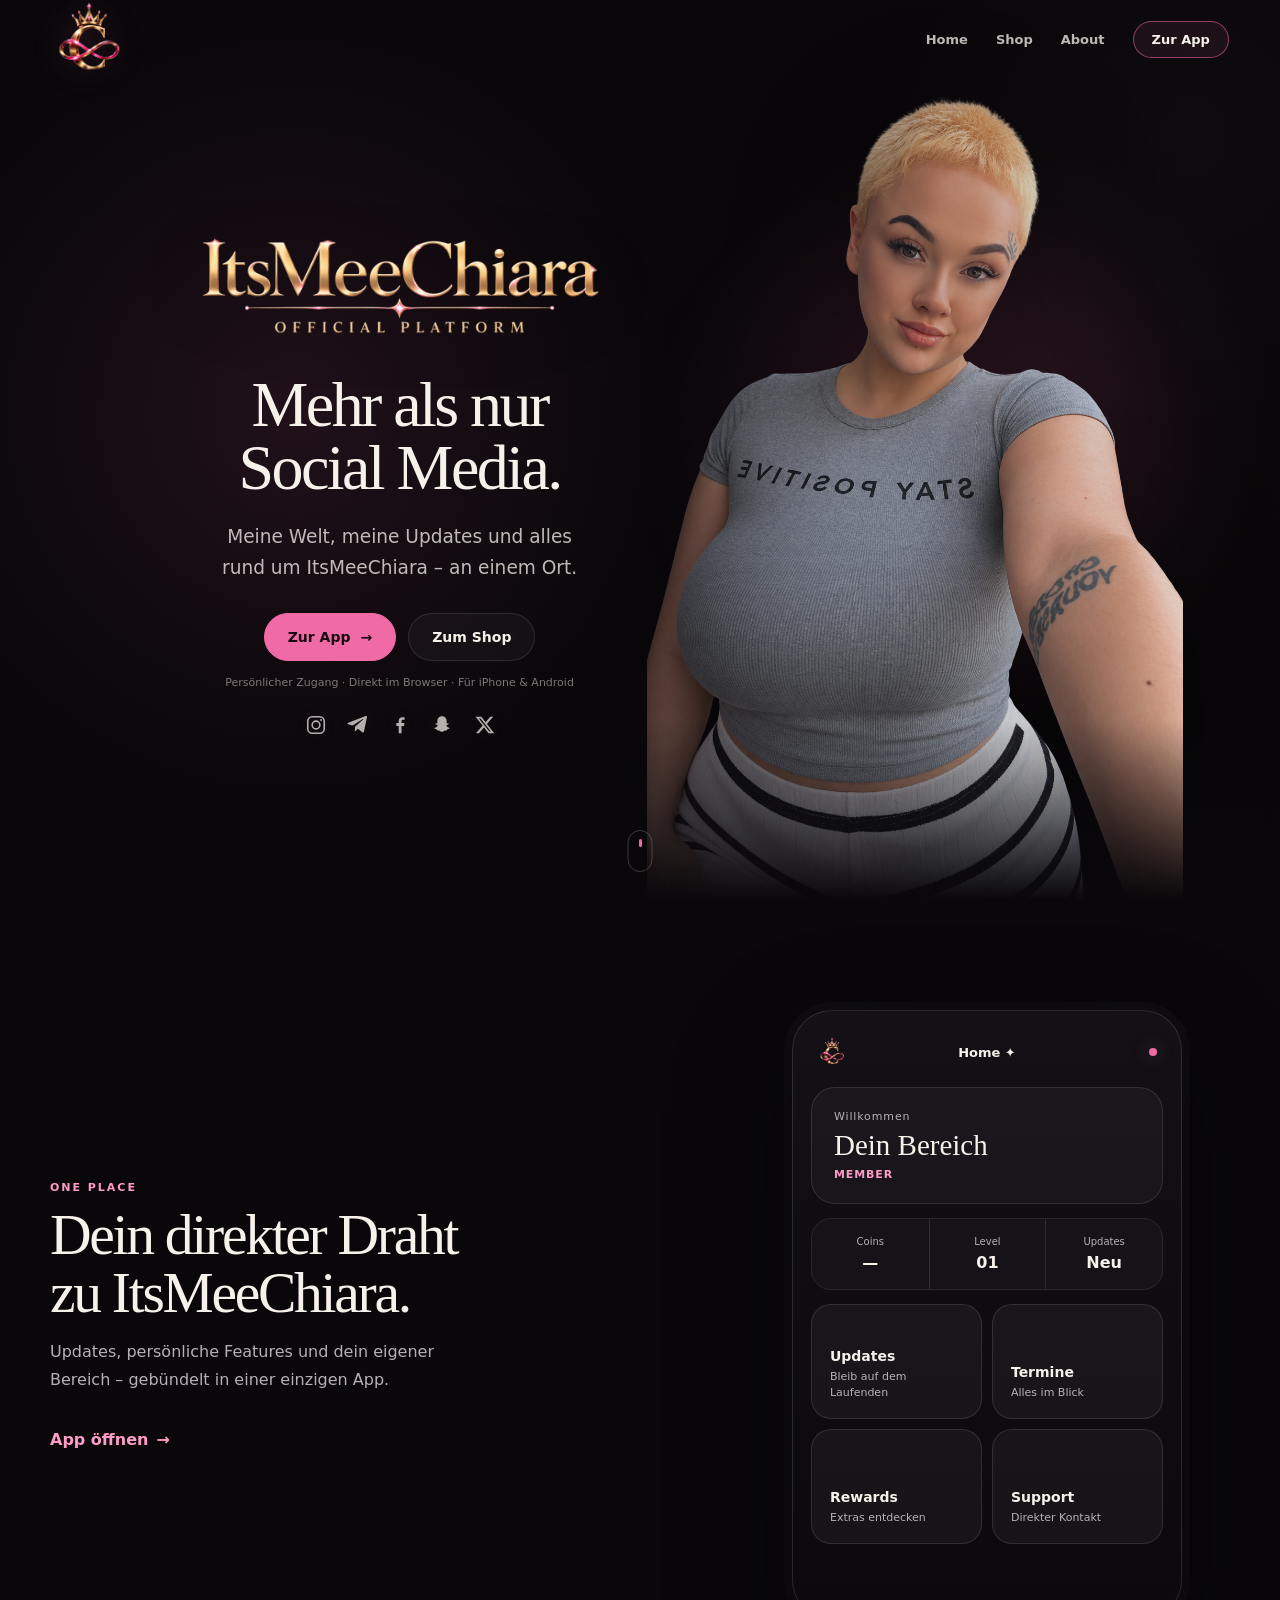
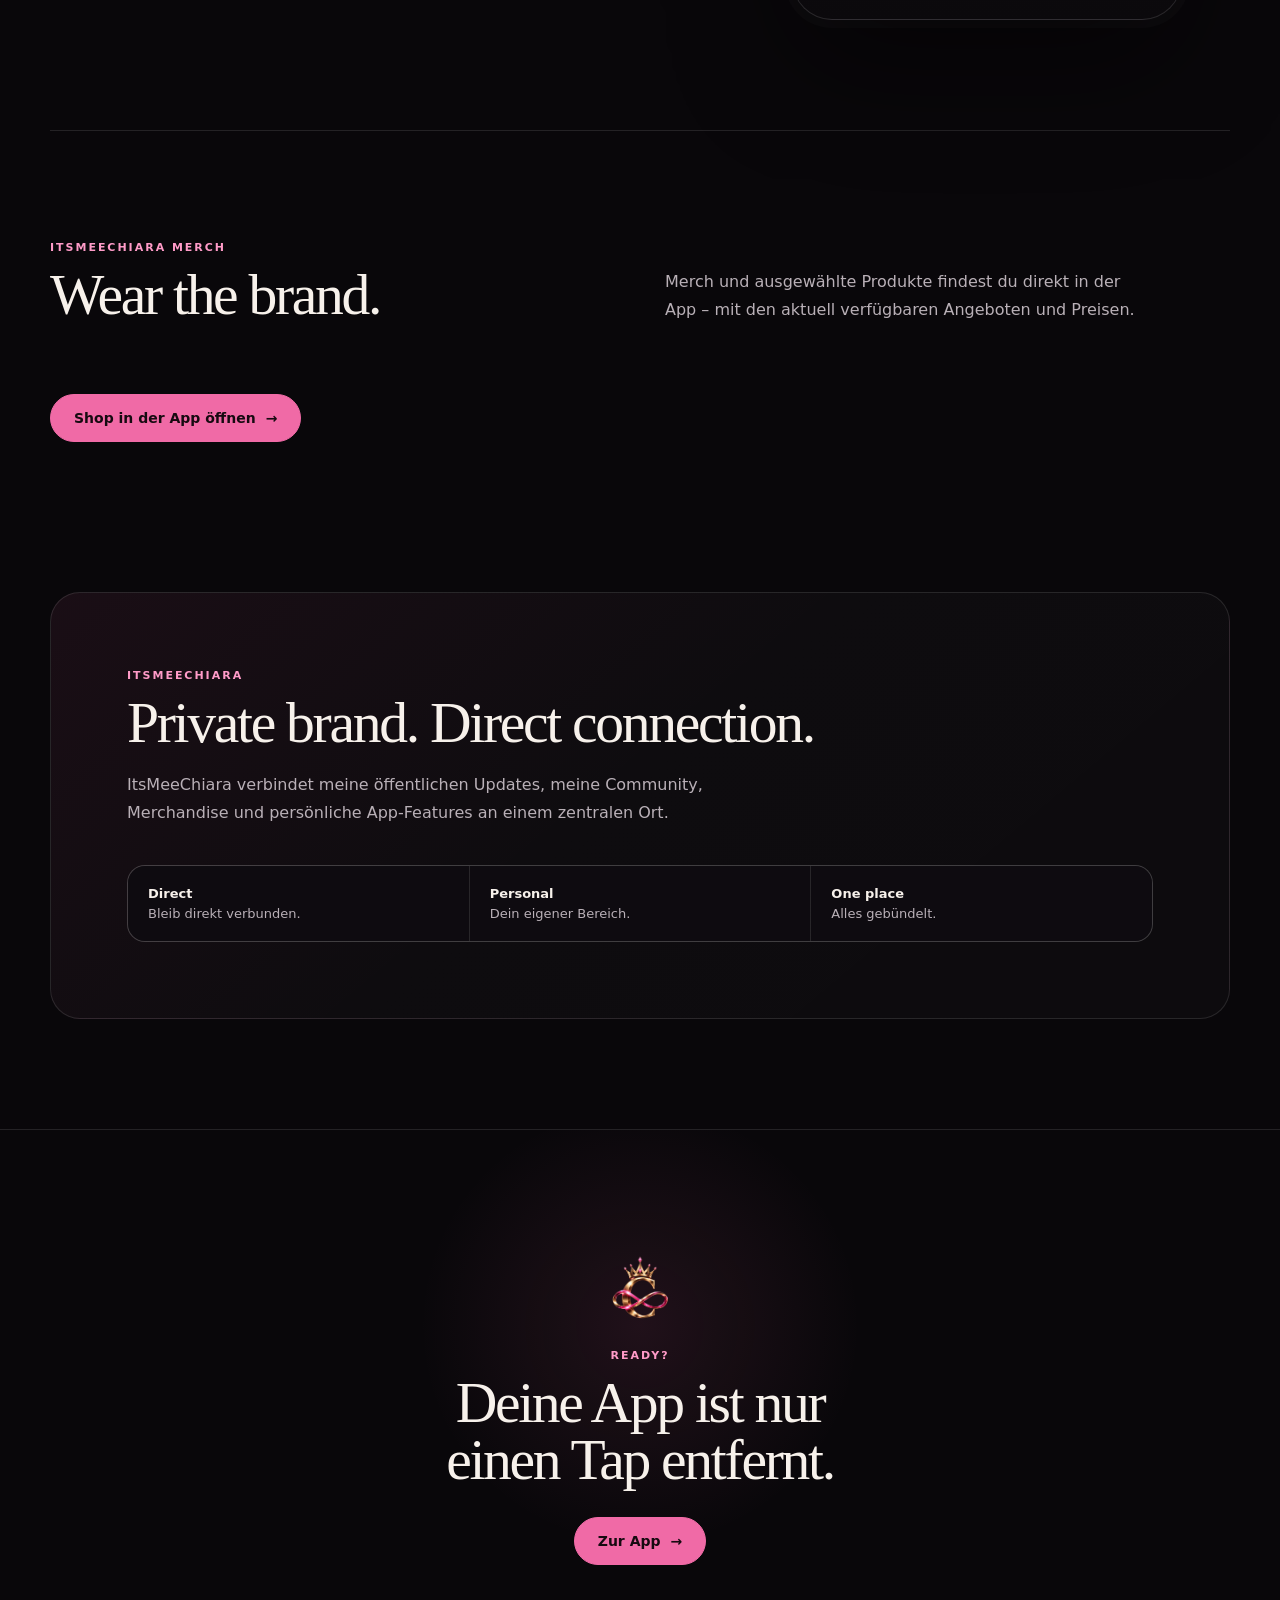
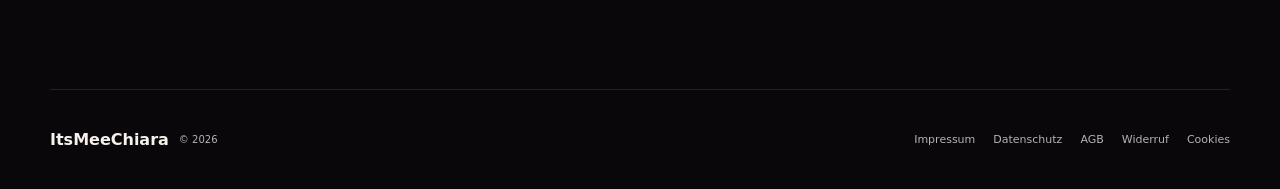
<file: index.html>
<!doctype html>
<html lang="de">
<head>
  <meta charset="utf-8" />
  <meta name="viewport" content="width=device-width, initial-scale=1, viewport-fit=cover" />
  <meta name="theme-color" content="#09070a" />
  <meta name="color-scheme" content="dark" />

  <title>ItsMeeChiara – My World. One Place.</title>
  <meta name="description" content="Die offizielle ItsMeeChiara Plattform für Updates, persönliche Features, Merchandise und direkten App-Zugang." />
  <meta name="robots" content="index,follow,max-image-preview:large" />
  <link rel="canonical" href="https://itsmeechiara.com/" />

  <meta property="og:type" content="website" />
  <meta property="og:site_name" content="ItsMeeChiara" />
  <meta property="og:title" content="ItsMeeChiara – My World. One Place." />
  <meta property="og:description" content="Updates, persönliche Features, Merchandise und dein direkter Zugang zur ItsMeeChiara App." />
  <meta property="og:url" content="https://itsmeechiara.com/" />
  <meta property="og:image" content="https://itsmeechiara.com/assets/brand-wordmark.png" />

  <meta name="twitter:card" content="summary_large_image" />
  <meta name="twitter:title" content="ItsMeeChiara – My World. One Place." />
  <meta name="twitter:description" content="Updates, persönliche Features, Merchandise und dein direkter Zugang zur ItsMeeChiara App." />
  <meta name="twitter:image" content="https://itsmeechiara.com/assets/brand-wordmark.png" />

  <link rel="icon" href="assets/brand-icon.png" />
  <link rel="stylesheet" href="styles.css" />
  <script defer src="landing.js"></script>
</head>
<body>
  <a class="skip-link" href="#main">Zum Inhalt</a>

  <header class="site-header" data-header>
    <a class="brand-mark" href="#home" aria-label="ItsMeeChiara Startseite">
      <img src="assets/brand-icon.png" alt="ItsMeeChiara" />
    </a>

    <nav class="desktop-nav" aria-label="Hauptnavigation">
      <a href="#home">Home</a>
      <a href="#shop">Shop</a>
      <a href="#about">About</a>
      <a class="nav-app" data-track="app_cta_click" href="https://app.itsmeechiara.com">Zur App</a>
    </nav>

    <button class="menu-button" type="button" aria-expanded="false" aria-controls="mobile-menu" data-menu-button>
      <span></span><span></span>
      <span class="sr-only">Menü öffnen</span>
    </button>

    <div class="mobile-menu" id="mobile-menu" data-mobile-menu hidden>
      <a href="#home">Home</a>
      <a href="#shop">Shop</a>
      <a href="#about">About</a>
      <a class="mobile-app-button" data-track="app_cta_click" href="https://app.itsmeechiara.com">Zur App</a>
    </div>
  </header>

  <main id="main">
    <section class="hero" id="home">
      <div class="hero-shade"></div>
      <div class="hero-portrait-wrap" aria-hidden="true">
        <div class="hero-portrait-glow"></div>
        <img class="hero-portrait" src="assets/chiara-cutout.png" alt="" />
      </div>
      <div class="hero-content">
        <div class="hero-logo-wrap" aria-label="ItsMeeChiara – Official Platform">
          <img class="hero-logo" src="assets/brand-wordmark.png" alt="ItsMeeChiara – Official Platform" />
        </div>
        <h1>Mehr als nur Social Media.</h1>
        <p class="hero-copy">Meine Welt, meine Updates und alles rund um ItsMeeChiara – an einem Ort.</p>

        <div class="hero-actions">
          <a class="button button-primary" data-track="app_cta_click" href="https://app.itsmeechiara.com">Zur App <span aria-hidden="true">→</span></a>
          <a class="button button-ghost" data-track="shop_cta_click" href="#shop">Zum Shop</a>
        </div>
        <p class="microcopy">Persönlicher Zugang · Direkt im Browser · Für iPhone & Android</p>

        <div class="hero-socials" aria-label="Social Media">
          <a href="https://www.instagram.com/itsmee.chiara" target="_blank" rel="noopener noreferrer" aria-label="Instagram">
            <svg viewBox="0 0 24 24" aria-hidden="true"><rect x="3" y="3" width="18" height="18" rx="5"/><circle cx="12" cy="12" r="4.2"/><circle cx="17.5" cy="6.5" r="1" class="dot"/></svg>
          </a>
          <a href="https://t.me/ItsMeeChiaraX" target="_blank" rel="noopener noreferrer" aria-label="Telegram">
            <svg viewBox="0 0 24 24" aria-hidden="true" class="filled"><path d="M21.7 3.7 18.5 19c-.24 1.08-.88 1.34-1.78.84l-4.9-3.62-2.37 2.28c-.26.26-.48.48-.98.48l.35-4.99 9.08-8.2c.4-.35-.09-.55-.61-.2L6.08 12.68l-4.84-1.51c-1.05-.33-1.07-1.05.22-1.56L20.36 2.3c.88-.32 1.65.2 1.34 1.4Z"/></svg>
          </a>
          <a href="https://www.facebook.com/itsmeechiara" target="_blank" rel="noopener noreferrer" aria-label="Facebook">
            <svg viewBox="0 0 24 24" aria-hidden="true" class="filled"><path d="M13.7 21v-8h2.7l.4-3.1h-3.1V7.9c0-.9.3-1.5 1.6-1.5H17V3.6c-.3 0-1.3-.1-2.4-.1-2.4 0-4 1.4-4 4.1v2.3H8V13h2.6v8h3.1Z"/></svg>
          </a>
          <a href="https://snapchat.com/t/vpDIqtzW" target="_blank" rel="noopener noreferrer" aria-label="Snapchat">
            <svg viewBox="0 0 24 24" aria-hidden="true" class="filled"><path d="M12 2.5c3.2 0 5.1 2.4 5.1 5.4 0 .9-.1 1.6-.2 2.2.4.2 1 .4 1.5.1.6-.3 1.1.7.5 1.1-.5.4-1.2.5-1.8.7-.3.1-.4.3-.3.6.5 1.2 1.6 2 3.1 2.5.5.2.5.9 0 1.1-.6.3-1.2.4-1.8.5-.3.1-.5.2-.6.5-.2.7-.8 1-1.5.9-.9-.1-1.7.5-2.5.9-.9.5-2.1.5-3 0-.8-.5-1.6-1-2.5-.9-.7.1-1.3-.2-1.5-.9-.1-.3-.3-.4-.6-.5-.6-.1-1.2-.2-1.8-.5-.5-.2-.5-.9 0-1.1 1.5-.5 2.6-1.3 3.1-2.5.1-.3 0-.5-.3-.6-.6-.2-1.3-.3-1.8-.7-.6-.4-.1-1.4.5-1.1.5.3 1.1.1 1.5-.1-.1-.6-.2-1.3-.2-2.2C6.9 4.9 8.8 2.5 12 2.5Z"/></svg>
          </a>
          <a href="https://x.com/itsmeechiarax?s=11" target="_blank" rel="noopener noreferrer" aria-label="X">
            <svg viewBox="0 0 24 24" aria-hidden="true" class="filled"><path d="M18.9 3H22l-6.8 7.8L23.2 21h-6.3l-4.9-6.4L6.4 21H3.2l7.3-8.4L2.8 3h6.4l4.5 5.9L18.9 3Zm-1.1 16h1.7L8.2 4.9H6.4L17.8 19Z"/></svg>
          </a>
        </div>
      </div>

      <div class="scroll-cue" aria-hidden="true"><span></span></div>
    </section>

    <section class="section app-section" aria-labelledby="app-title">
      <div class="section-copy">
        <p class="eyebrow">ONE PLACE</p>
        <h2 id="app-title">Dein direkter Draht zu ItsMeeChiara.</h2>
        <p>Updates, persönliche Features und dein eigener Bereich – gebündelt in einer einzigen App.</p>
        <a class="text-link" data-track="app_cta_click" href="https://app.itsmeechiara.com">App öffnen <span aria-hidden="true">→</span></a>
      </div>

      <div class="phone-shell" aria-label="Vorschau der ItsMeeChiara App">
        <div class="phone-topbar">
          <img src="assets/brand-icon.png" alt="" />
          <span>Home ✦</span>
          <span class="status-dot"></span>
        </div>
        <div class="preview-greeting">
          <small>Willkommen</small>
          <strong>Dein Bereich</strong>
          <span>MEMBER</span>
        </div>
        <div class="preview-stats">
          <div><small>Coins</small><strong>—</strong></div>
          <div><small>Level</small><strong>01</strong></div>
          <div><small>Updates</small><strong>Neu</strong></div>
        </div>
        <div class="preview-grid">
          <div><b>Updates</b><span>Bleib auf dem Laufenden</span></div>
          <div><b>Termine</b><span>Alles im Blick</span></div>
          <div><b>Rewards</b><span>Extras entdecken</span></div>
          <div><b>Support</b><span>Direkter Kontakt</span></div>
        </div>
      </div>
    </section>

    <section class="section shop-section" id="shop" aria-labelledby="shop-title">
      <div class="shop-heading">
        <div>
          <p class="eyebrow">ITSMEECHIARA MERCH</p>
          <h2 id="shop-title">Wear the brand.</h2>
        </div>
        <p>Merch und ausgewählte Produkte findest du direkt in der App – mit den aktuell verfügbaren Angeboten und Preisen.</p>
      </div>

      <a class="button button-primary shop-button" data-track="shop_cta_click" href="https://app.itsmeechiara.com">Shop in der App öffnen <span aria-hidden="true">→</span></a>
    </section>

    <section class="section about-section" id="about" aria-labelledby="about-title">
      <div class="about-card">
        <p class="eyebrow">ITSMEECHIARA</p>
        <h2 id="about-title">Private brand. Direct connection.</h2>
        <p>ItsMeeChiara verbindet meine öffentlichen Updates, meine Community, Merchandise und persönliche App-Features an einem zentralen Ort.</p>
        <div class="about-points">
          <span><b>Direct</b> Bleib direkt verbunden.</span>
          <span><b>Personal</b> Dein eigener Bereich.</span>
          <span><b>One place</b> Alles gebündelt.</span>
        </div>
      </div>
    </section>

    <section class="final-cta" aria-labelledby="final-title">
      <img src="assets/brand-icon.png" alt="" />
      <p class="eyebrow">READY?</p>
      <h2 id="final-title">Deine App ist nur einen Tap entfernt.</h2>
      <a class="button button-primary" data-track="app_cta_click" href="https://app.itsmeechiara.com">Zur App <span aria-hidden="true">→</span></a>
    </section>
  </main>

  <footer class="site-footer">
    <div class="footer-brand"><span>ItsMeeChiara</span><small>© 2026</small></div>
    <div class="footer-links">
      <a href="impressum.html">Impressum</a>
      <a href="datenschutz.html">Datenschutz</a>
      <a href="agb.html">AGB</a>
      <a href="widerruf.html">Widerruf</a>
      <a href="cookies.html">Cookies</a>
    </div>
  </footer>
</body>
</html>
</file>
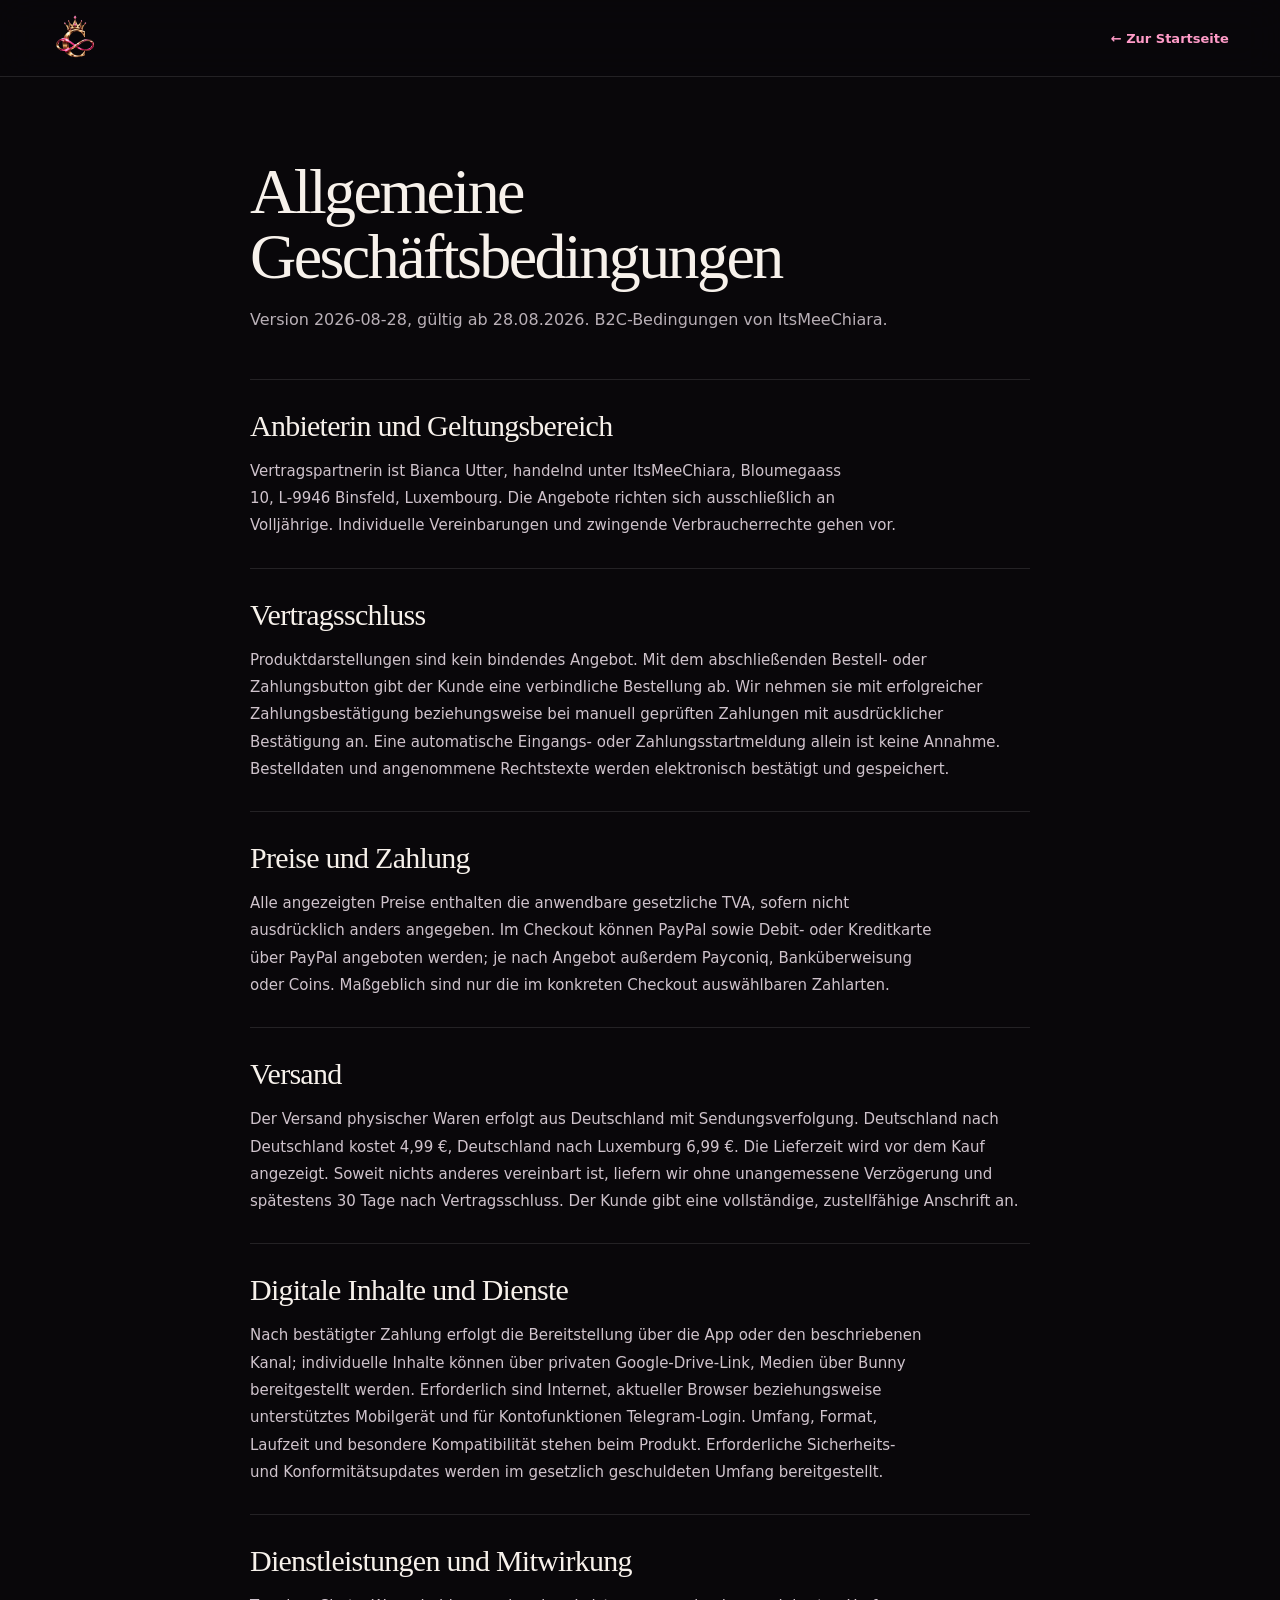
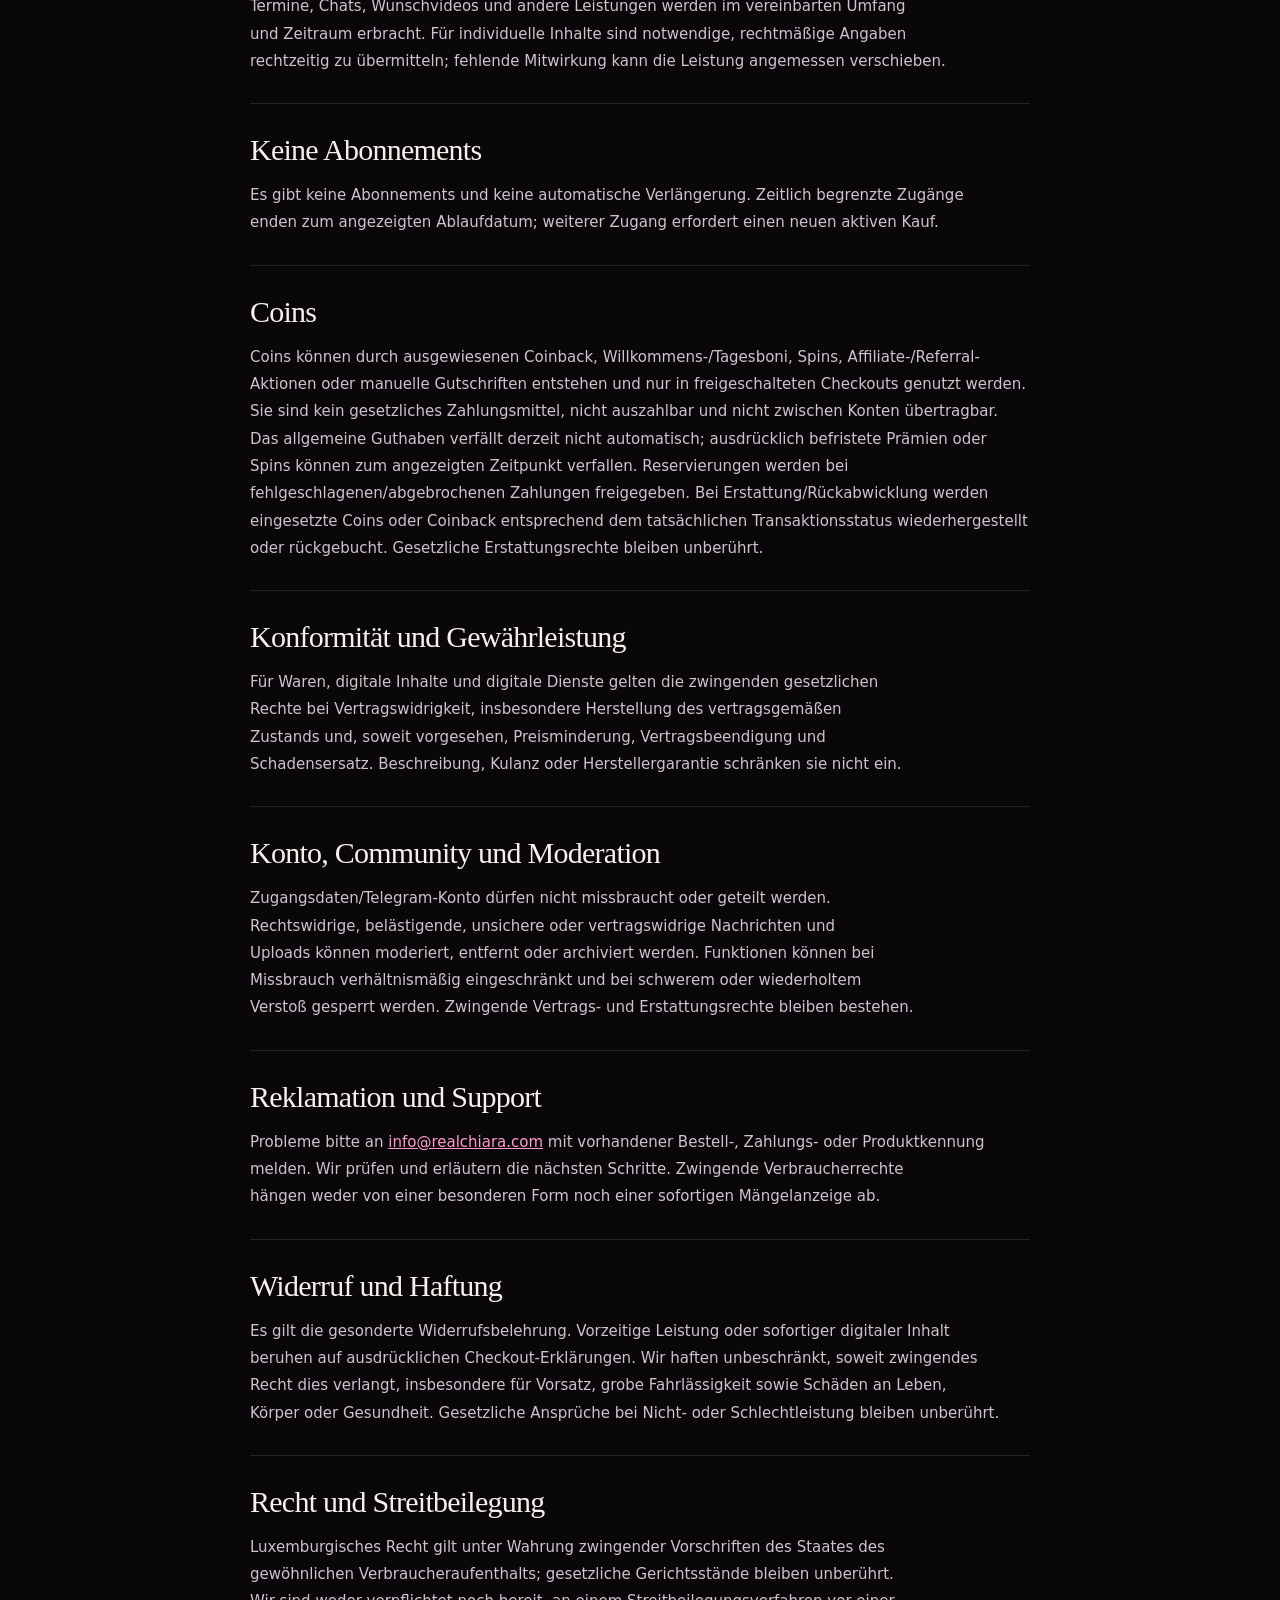
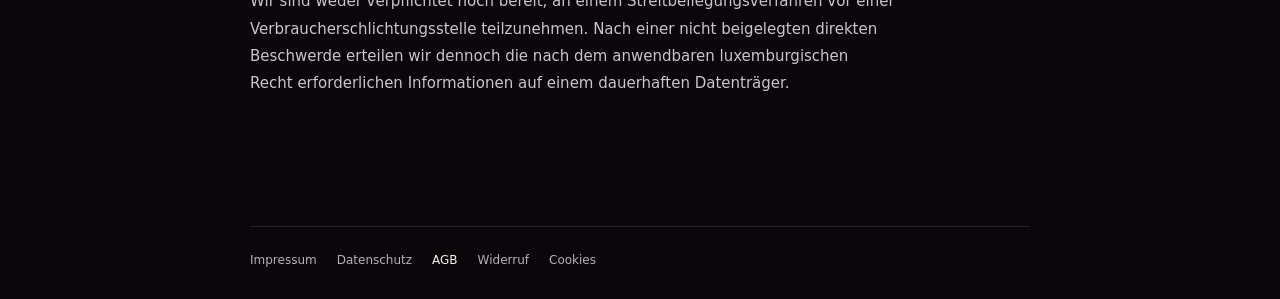
<file: agb.html>
<!doctype html>
<html lang="de">
<head>
  <meta charset="utf-8" />
  <meta name="viewport" content="width=device-width, initial-scale=1, viewport-fit=cover" />
  <meta name="theme-color" content="#09070a" />
  <meta name="color-scheme" content="dark" />
  <title>Allgemeine Geschäftsbedingungen – ItsMeeChiara</title>
  <meta name="description" content="Allgemeine Geschäftsbedingungen von ItsMeeChiara." />
  <meta name="robots" content="index,follow,max-image-preview:large" />
  <link rel="canonical" href="https://itsmeechiara.com/agb.html" />
  <link rel="icon" href="assets/brand-icon.png" />
  <link rel="stylesheet" href="styles.css" />
</head>
<body class="legal-page">
  <header class="legal-header"><a href="index.html" aria-label="ItsMeeChiara Startseite"><img src="assets/brand-icon.png" alt="ItsMeeChiara" /></a><a class="legal-back" href="index.html">← Zur Startseite</a></header>
  <main class="legal-main">
    <h1>Allgemeine Geschäftsbedingungen</h1>
    <p class="legal-version">Version 2026-08-28, gültig ab 28.08.2026. B2C-Bedingungen von ItsMeeChiara.</p>
    <section class="legal-section"><h2>Anbieterin und Geltungsbereich</h2><p>Vertragspartnerin ist Bianca Utter, handelnd unter ItsMeeChiara, Bloumegaass 10, L-9946 Binsfeld, Luxembourg. Die Angebote richten sich ausschließlich an Volljährige. Individuelle Vereinbarungen und zwingende Verbraucherrechte gehen vor.</p></section>
    <section class="legal-section"><h2>Vertragsschluss</h2><p>Produktdarstellungen sind kein bindendes Angebot. Mit dem abschließenden Bestell- oder Zahlungsbutton gibt der Kunde eine verbindliche Bestellung ab. Wir nehmen sie mit erfolgreicher Zahlungsbestätigung beziehungsweise bei manuell geprüften Zahlungen mit ausdrücklicher Bestätigung an. Eine automatische Eingangs- oder Zahlungsstartmeldung allein ist keine Annahme. Bestelldaten und angenommene Rechtstexte werden elektronisch bestätigt und gespeichert.</p></section>
    <section class="legal-section"><h2>Preise und Zahlung</h2><p>Alle angezeigten Preise enthalten die anwendbare gesetzliche TVA, sofern nicht ausdrücklich anders angegeben. Im Checkout können PayPal sowie Debit- oder Kreditkarte über PayPal angeboten werden; je nach Angebot außerdem Payconiq, Banküberweisung oder Coins. Maßgeblich sind nur die im konkreten Checkout auswählbaren Zahlarten.</p></section>
    <section class="legal-section"><h2>Versand</h2><p>Der Versand physischer Waren erfolgt aus Deutschland mit Sendungsverfolgung. Deutschland nach Deutschland kostet 4,99 €, Deutschland nach Luxemburg 6,99 €. Die Lieferzeit wird vor dem Kauf angezeigt. Soweit nichts anderes vereinbart ist, liefern wir ohne unangemessene Verzögerung und spätestens 30 Tage nach Vertragsschluss. Der Kunde gibt eine vollständige, zustellfähige Anschrift an.</p></section>
    <section class="legal-section"><h2>Digitale Inhalte und Dienste</h2><p>Nach bestätigter Zahlung erfolgt die Bereitstellung über die App oder den beschriebenen Kanal; individuelle Inhalte können über privaten Google-Drive-Link, Medien über Bunny bereitgestellt werden. Erforderlich sind Internet, aktueller Browser beziehungsweise unterstütztes Mobilgerät und für Kontofunktionen Telegram-Login. Umfang, Format, Laufzeit und besondere Kompatibilität stehen beim Produkt. Erforderliche Sicherheits- und Konformitätsupdates werden im gesetzlich geschuldeten Umfang bereitgestellt.</p></section>
    <section class="legal-section"><h2>Dienstleistungen und Mitwirkung</h2><p>Termine, Chats, Wunschvideos und andere Leistungen werden im vereinbarten Umfang und Zeitraum erbracht. Für individuelle Inhalte sind notwendige, rechtmäßige Angaben rechtzeitig zu übermitteln; fehlende Mitwirkung kann die Leistung angemessen verschieben.</p></section>
    <section class="legal-section"><h2>Keine Abonnements</h2><p>Es gibt keine Abonnements und keine automatische Verlängerung. Zeitlich begrenzte Zugänge enden zum angezeigten Ablaufdatum; weiterer Zugang erfordert einen neuen aktiven Kauf.</p></section>
    <section class="legal-section"><h2>Coins</h2><p>Coins können durch ausgewiesenen Coinback, Willkommens-/Tagesboni, Spins, Affiliate-/Referral-Aktionen oder manuelle Gutschriften entstehen und nur in freigeschalteten Checkouts genutzt werden. Sie sind kein gesetzliches Zahlungsmittel, nicht auszahlbar und nicht zwischen Konten übertragbar. Das allgemeine Guthaben verfällt derzeit nicht automatisch; ausdrücklich befristete Prämien oder Spins können zum angezeigten Zeitpunkt verfallen. Reservierungen werden bei fehlgeschlagenen/abgebrochenen Zahlungen freigegeben. Bei Erstattung/Rückabwicklung werden eingesetzte Coins oder Coinback entsprechend dem tatsächlichen Transaktionsstatus wiederhergestellt oder rückgebucht. Gesetzliche Erstattungsrechte bleiben unberührt.</p></section>
    <section class="legal-section"><h2>Konformität und Gewährleistung</h2><p>Für Waren, digitale Inhalte und digitale Dienste gelten die zwingenden gesetzlichen Rechte bei Vertragswidrigkeit, insbesondere Herstellung des vertragsgemäßen Zustands und, soweit vorgesehen, Preisminderung, Vertragsbeendigung und Schadensersatz. Beschreibung, Kulanz oder Herstellergarantie schränken sie nicht ein.</p></section>
    <section class="legal-section"><h2>Konto, Community und Moderation</h2><p>Zugangsdaten/Telegram-Konto dürfen nicht missbraucht oder geteilt werden. Rechtswidrige, belästigende, unsichere oder vertragswidrige Nachrichten und Uploads können moderiert, entfernt oder archiviert werden. Funktionen können bei Missbrauch verhältnismäßig eingeschränkt und bei schwerem oder wiederholtem Verstoß gesperrt werden. Zwingende Vertrags- und Erstattungsrechte bleiben bestehen.</p></section>
    <section class="legal-section"><h2>Reklamation und Support</h2><p>Probleme bitte an <a href="mailto:info@realchiara.com">info@realchiara.com</a> mit vorhandener Bestell-, Zahlungs- oder Produktkennung melden. Wir prüfen und erläutern die nächsten Schritte. Zwingende Verbraucherrechte hängen weder von einer besonderen Form noch einer sofortigen Mängelanzeige ab.</p></section>
    <section class="legal-section"><h2>Widerruf und Haftung</h2><p>Es gilt die gesonderte Widerrufsbelehrung. Vorzeitige Leistung oder sofortiger digitaler Inhalt beruhen auf ausdrücklichen Checkout-Erklärungen. Wir haften unbeschränkt, soweit zwingendes Recht dies verlangt, insbesondere für Vorsatz, grobe Fahrlässigkeit sowie Schäden an Leben, Körper oder Gesundheit. Gesetzliche Ansprüche bei Nicht- oder Schlechtleistung bleiben unberührt.</p></section>
    <section class="legal-section"><h2>Recht und Streitbeilegung</h2><p>Luxemburgisches Recht gilt unter Wahrung zwingender Vorschriften des Staates des gewöhnlichen Verbraucheraufenthalts; gesetzliche Gerichtsstände bleiben unberührt. Wir sind weder verpflichtet noch bereit, an einem Streitbeilegungsverfahren vor einer Verbraucherschlichtungsstelle teilzunehmen. Nach einer nicht beigelegten direkten Beschwerde erteilen wir dennoch die nach dem anwendbaren luxemburgischen Recht erforderlichen Informationen auf einem dauerhaften Datenträger.</p></section>
  </main>
  <nav class="legal-nav" aria-label="Rechtliche Informationen"><a href="impressum.html">Impressum</a><a href="datenschutz.html">Datenschutz</a><a href="agb.html" aria-current="page">AGB</a><a href="widerruf.html">Widerruf</a><a href="cookies.html">Cookies</a></nav>
</body>
</html>
</file>
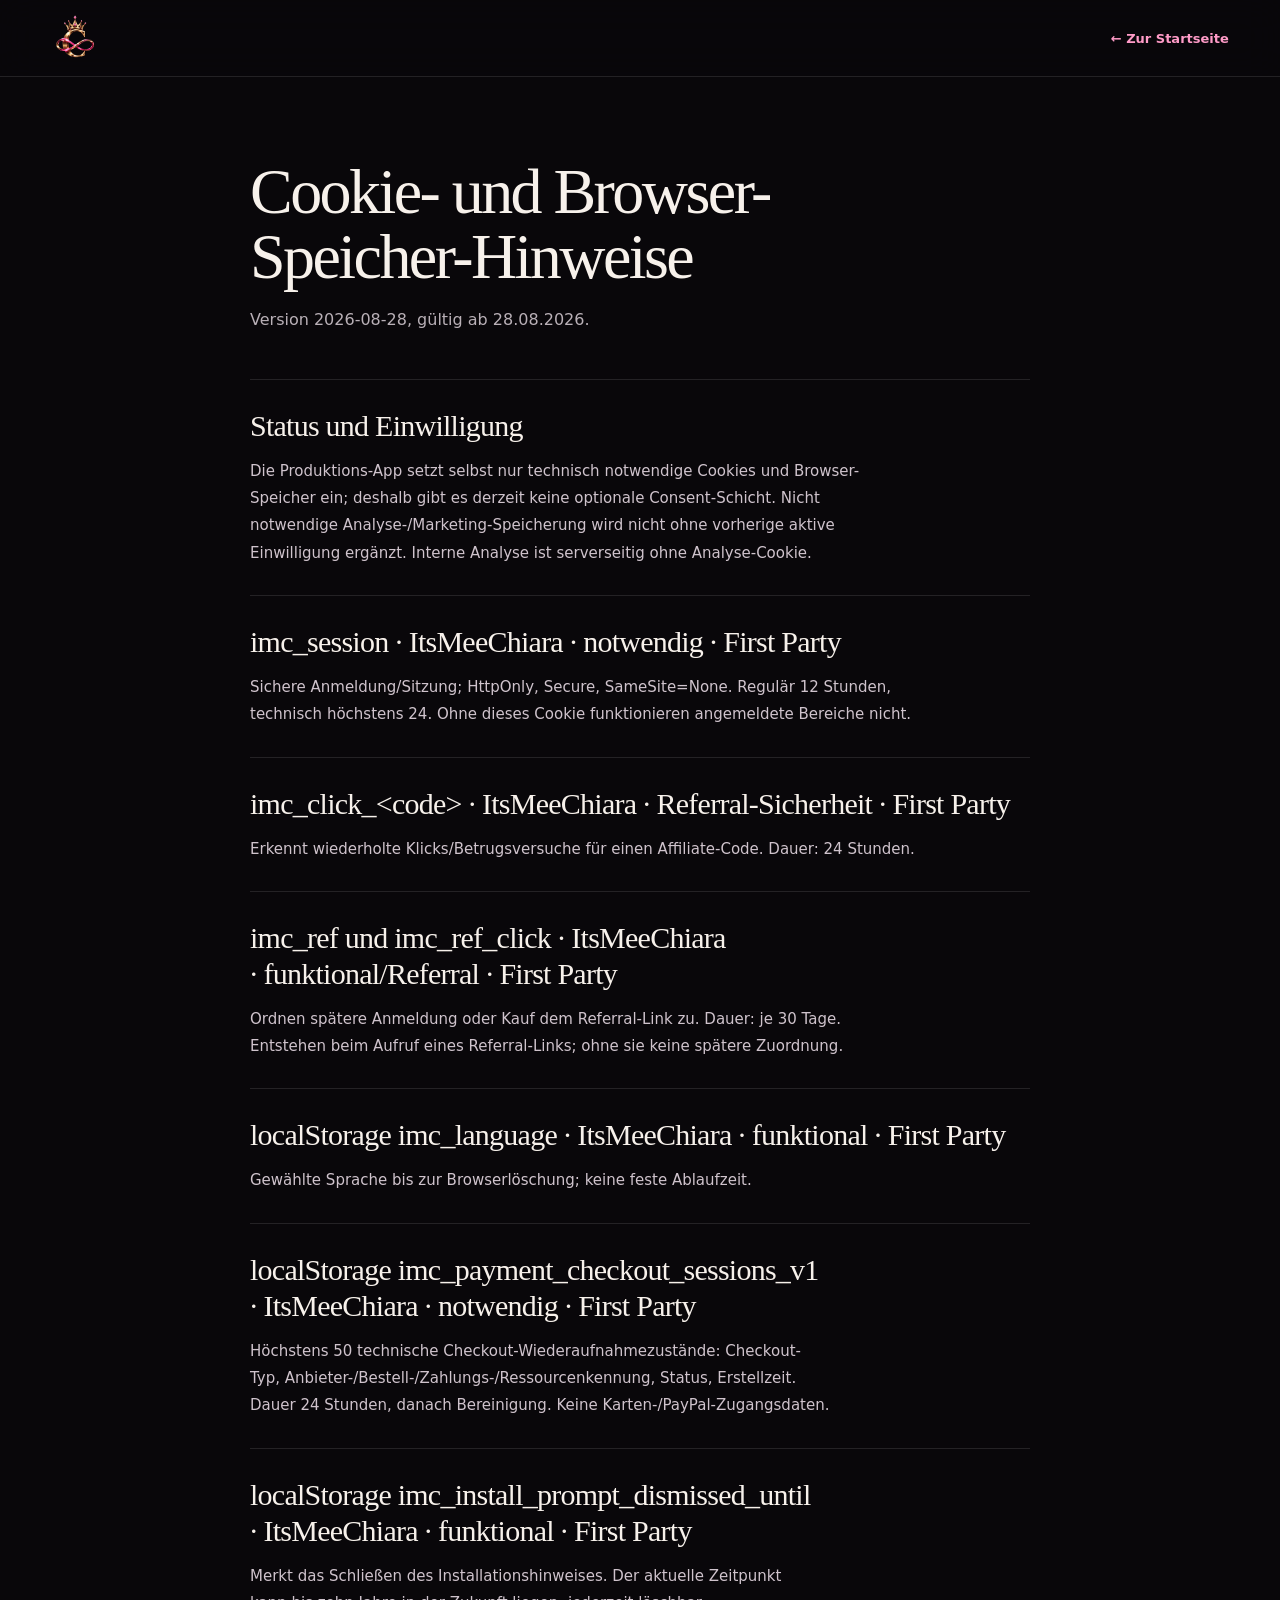
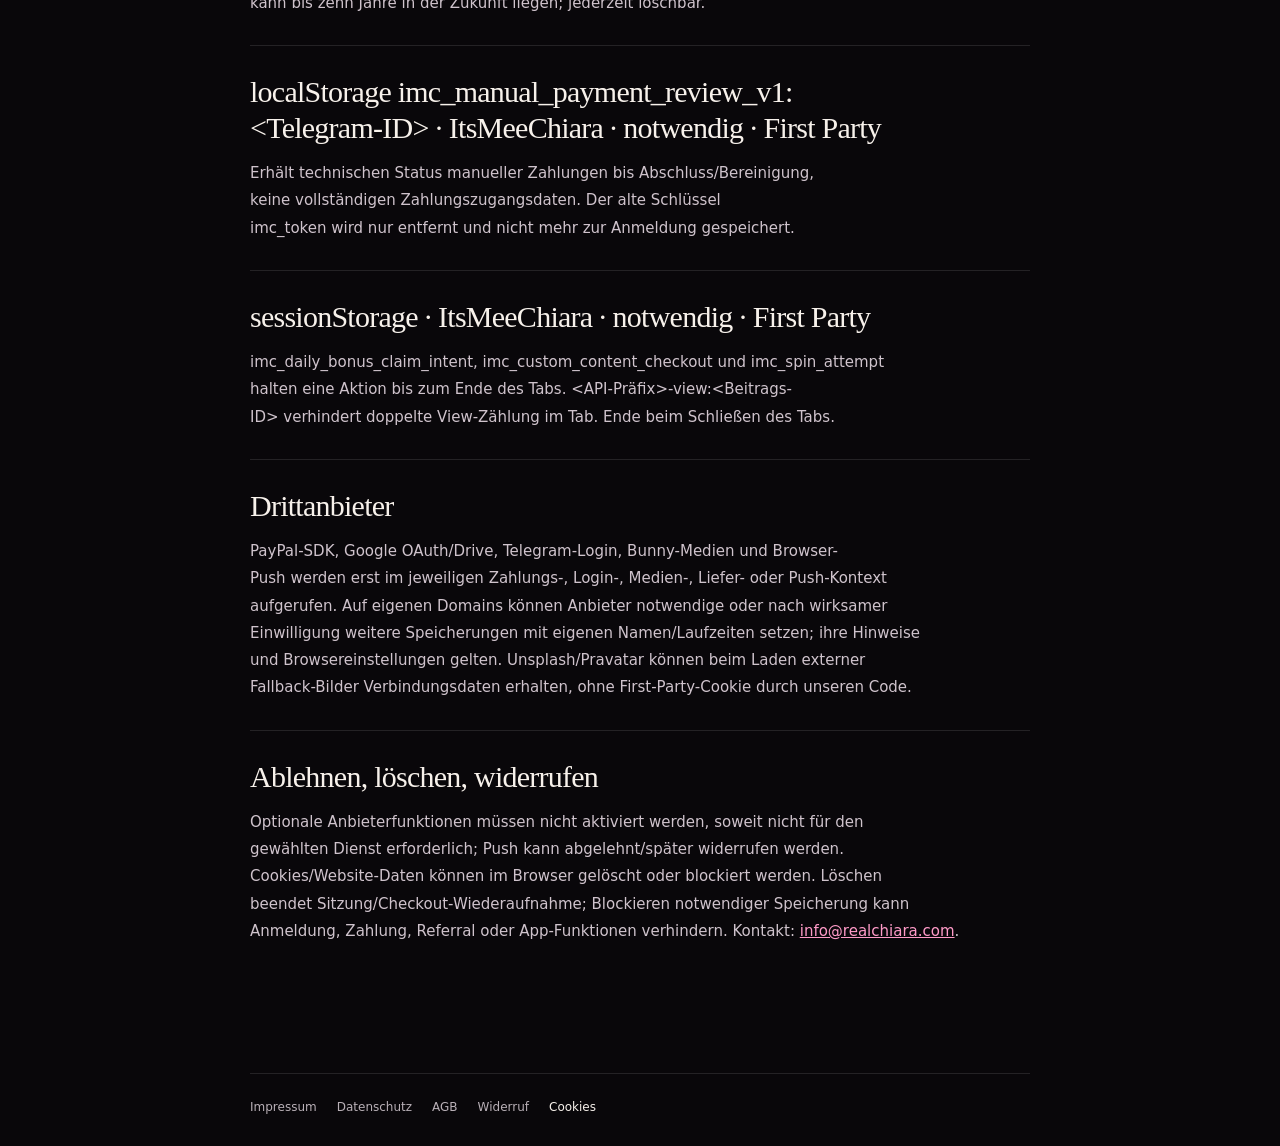
<file: cookies.html>
<!doctype html>
<html lang="de">
<head>
  <meta charset="utf-8" />
  <meta name="viewport" content="width=device-width, initial-scale=1, viewport-fit=cover" />
  <meta name="theme-color" content="#09070a" />
  <meta name="color-scheme" content="dark" />
  <title>Cookie- und Browser-Speicher-Hinweise – ItsMeeChiara</title>
  <meta name="description" content="Hinweise zu Cookies und Browser-Speicher bei ItsMeeChiara." />
  <meta name="robots" content="index,follow,max-image-preview:large" />
  <link rel="canonical" href="https://itsmeechiara.com/cookies.html" />
  <link rel="icon" href="assets/brand-icon.png" />
  <link rel="stylesheet" href="styles.css" />
</head>
<body class="legal-page">
  <header class="legal-header"><a href="index.html" aria-label="ItsMeeChiara Startseite"><img src="assets/brand-icon.png" alt="ItsMeeChiara" /></a><a class="legal-back" href="index.html">← Zur Startseite</a></header>
  <main class="legal-main">
    <h1>Cookie- und Browser-Speicher-Hinweise</h1>
    <p class="legal-version">Version 2026-08-28, gültig ab 28.08.2026.</p>
    <section class="legal-section"><h2>Status und Einwilligung</h2><p>Die Produktions-App setzt selbst nur technisch notwendige Cookies und Browser-Speicher ein; deshalb gibt es derzeit keine optionale Consent-Schicht. Nicht notwendige Analyse-/Marketing-Speicherung wird nicht ohne vorherige aktive Einwilligung ergänzt. Interne Analyse ist serverseitig ohne Analyse-Cookie.</p></section>
    <section class="legal-section"><h2>imc_session · ItsMeeChiara · notwendig · First Party</h2><p>Sichere Anmeldung/Sitzung; HttpOnly, Secure, SameSite=None. Regulär 12 Stunden, technisch höchstens 24. Ohne dieses Cookie funktionieren angemeldete Bereiche nicht.</p></section>
    <section class="legal-section"><h2>imc_click_&lt;code&gt; · ItsMeeChiara · Referral-Sicherheit · First Party</h2><p>Erkennt wiederholte Klicks/Betrugsversuche für einen Affiliate-Code. Dauer: 24 Stunden.</p></section>
    <section class="legal-section"><h2>imc_ref und imc_ref_click · ItsMeeChiara · funktional/Referral · First Party</h2><p>Ordnen spätere Anmeldung oder Kauf dem Referral-Link zu. Dauer: je 30 Tage. Entstehen beim Aufruf eines Referral-Links; ohne sie keine spätere Zuordnung.</p></section>
    <section class="legal-section"><h2>localStorage imc_language · ItsMeeChiara · funktional · First Party</h2><p>Gewählte Sprache bis zur Browserlöschung; keine feste Ablaufzeit.</p></section>
    <section class="legal-section"><h2>localStorage imc_payment_checkout_sessions_v1 · ItsMeeChiara · notwendig · First Party</h2><p>Höchstens 50 technische Checkout-Wiederaufnahmezustände: Checkout-Typ, Anbieter-/Bestell-/Zahlungs-/Ressourcenkennung, Status, Erstellzeit. Dauer 24 Stunden, danach Bereinigung. Keine Karten-/PayPal-Zugangsdaten.</p></section>
    <section class="legal-section"><h2>localStorage imc_install_prompt_dismissed_until · ItsMeeChiara · funktional · First Party</h2><p>Merkt das Schließen des Installationshinweises. Der aktuelle Zeitpunkt kann bis zehn Jahre in der Zukunft liegen; jederzeit löschbar.</p></section>
    <section class="legal-section"><h2>localStorage imc_manual_payment_review_v1:&lt;Telegram-ID&gt; · ItsMeeChiara · notwendig · First Party</h2><p>Erhält technischen Status manueller Zahlungen bis Abschluss/Bereinigung, keine vollständigen Zahlungszugangsdaten. Der alte Schlüssel imc_token wird nur entfernt und nicht mehr zur Anmeldung gespeichert.</p></section>
    <section class="legal-section"><h2>sessionStorage · ItsMeeChiara · notwendig · First Party</h2><p>imc_daily_bonus_claim_intent, imc_custom_content_checkout und imc_spin_attempt halten eine Aktion bis zum Ende des Tabs. &lt;API-Präfix&gt;-view:&lt;Beitrags-ID&gt; verhindert doppelte View-Zählung im Tab. Ende beim Schließen des Tabs.</p></section>
    <section class="legal-section"><h2>Drittanbieter</h2><p>PayPal-SDK, Google OAuth/Drive, Telegram-Login, Bunny-Medien und Browser-Push werden erst im jeweiligen Zahlungs-, Login-, Medien-, Liefer- oder Push-Kontext aufgerufen. Auf eigenen Domains können Anbieter notwendige oder nach wirksamer Einwilligung weitere Speicherungen mit eigenen Namen/Laufzeiten setzen; ihre Hinweise und Browsereinstellungen gelten. Unsplash/Pravatar können beim Laden externer Fallback-Bilder Verbindungsdaten erhalten, ohne First-Party-Cookie durch unseren Code.</p></section>
    <section class="legal-section"><h2>Ablehnen, löschen, widerrufen</h2><p>Optionale Anbieterfunktionen müssen nicht aktiviert werden, soweit nicht für den gewählten Dienst erforderlich; Push kann abgelehnt/später widerrufen werden. Cookies/Website-Daten können im Browser gelöscht oder blockiert werden. Löschen beendet Sitzung/Checkout-Wiederaufnahme; Blockieren notwendiger Speicherung kann Anmeldung, Zahlung, Referral oder App-Funktionen verhindern. Kontakt: <a href="mailto:info@realchiara.com">info@realchiara.com</a>.</p></section>
  </main>
  <nav class="legal-nav" aria-label="Rechtliche Informationen"><a href="impressum.html">Impressum</a><a href="datenschutz.html">Datenschutz</a><a href="agb.html">AGB</a><a href="widerruf.html">Widerruf</a><a href="cookies.html" aria-current="page">Cookies</a></nav>
</body>
</html>
</file>
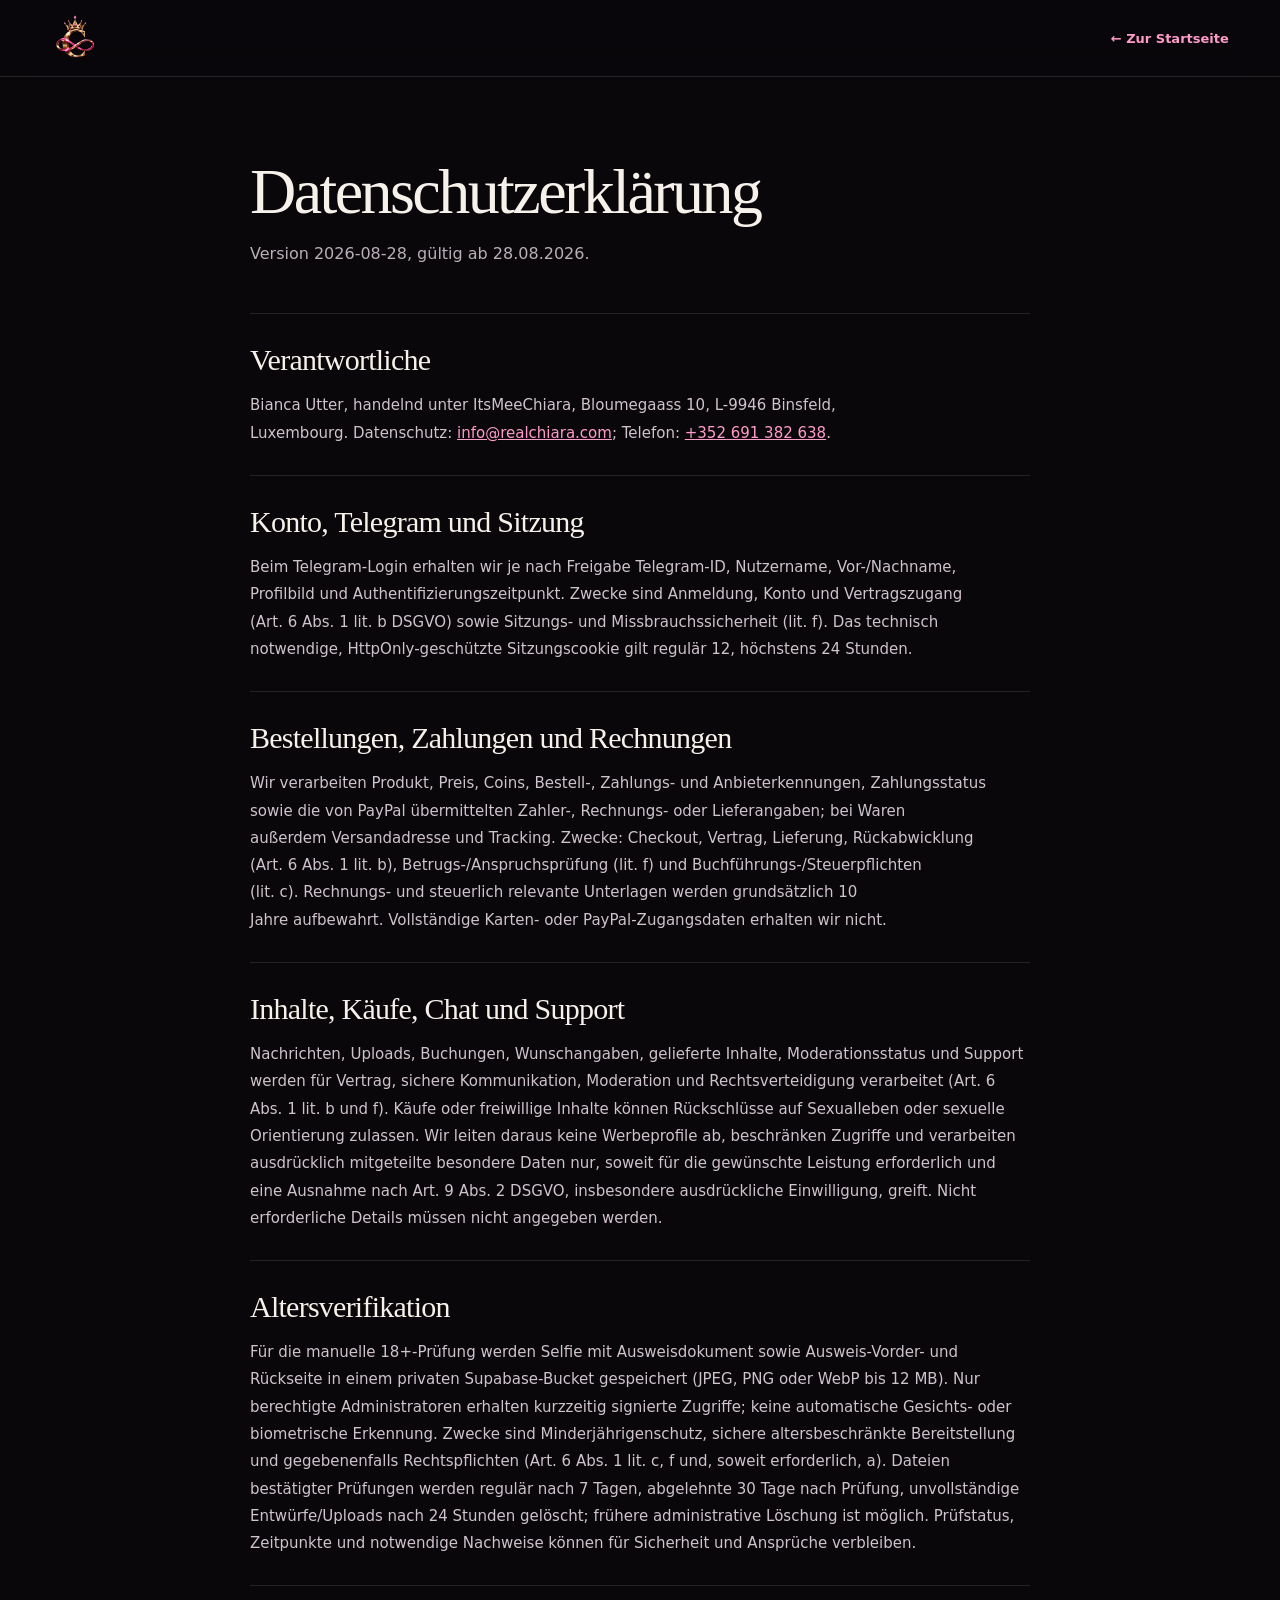
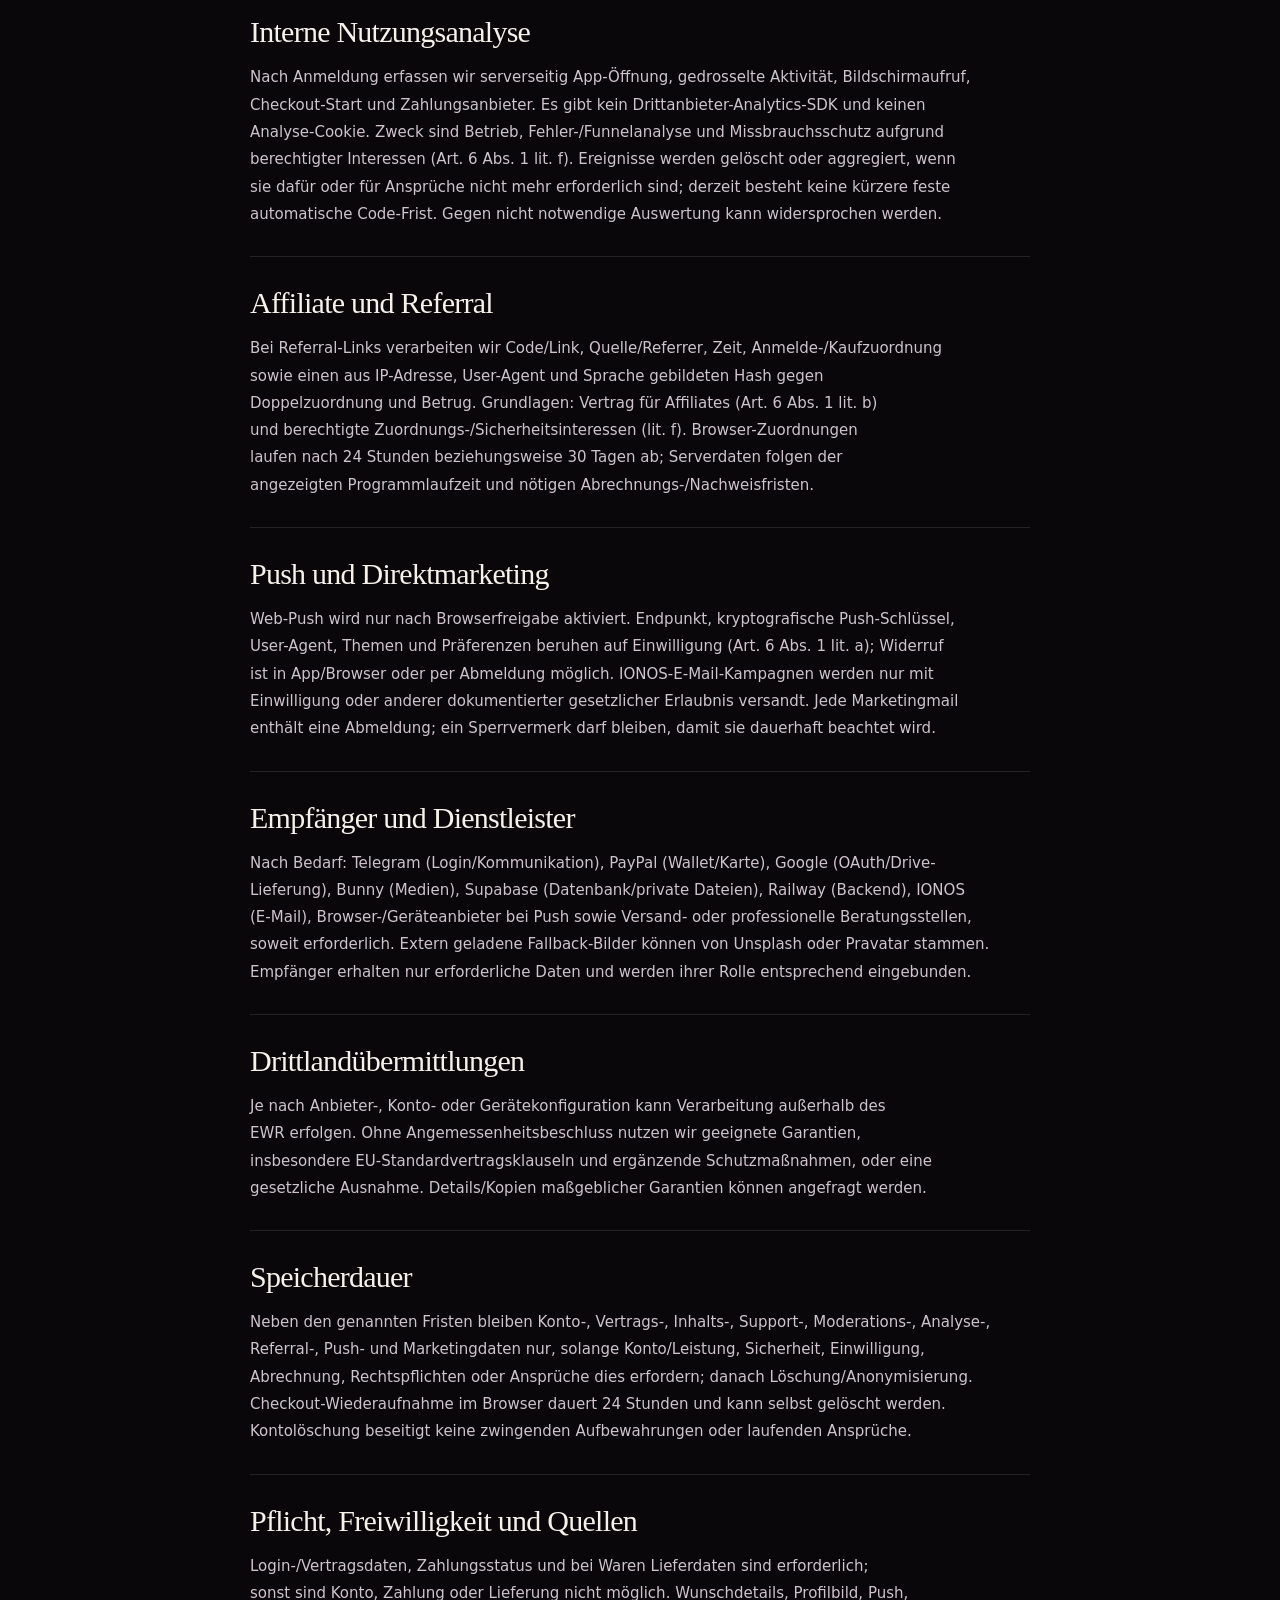
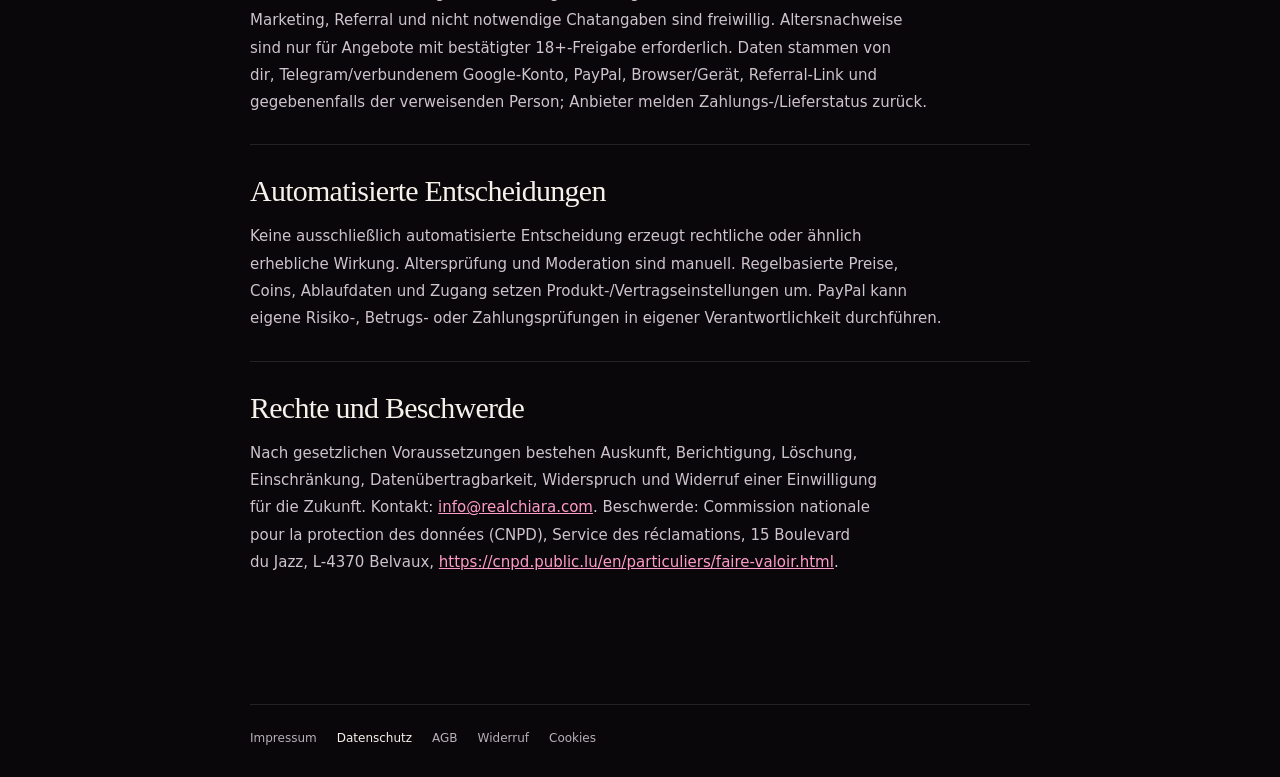
<file: datenschutz.html>
<!doctype html>
<html lang="de">
<head>
  <meta charset="utf-8" />
  <meta name="viewport" content="width=device-width, initial-scale=1, viewport-fit=cover" />
  <meta name="theme-color" content="#09070a" />
  <meta name="color-scheme" content="dark" />
  <title>Datenschutzerklärung – ItsMeeChiara</title>
  <meta name="description" content="Datenschutzerklärung von ItsMeeChiara." />
  <meta name="robots" content="index,follow,max-image-preview:large" />
  <link rel="canonical" href="https://itsmeechiara.com/datenschutz.html" />
  <link rel="icon" href="assets/brand-icon.png" />
  <link rel="stylesheet" href="styles.css" />
</head>
<body class="legal-page">
  <header class="legal-header"><a href="index.html" aria-label="ItsMeeChiara Startseite"><img src="assets/brand-icon.png" alt="ItsMeeChiara" /></a><a class="legal-back" href="index.html">← Zur Startseite</a></header>
  <main class="legal-main">
    <h1>Datenschutzerklärung</h1>
    <p class="legal-version">Version 2026-08-28, gültig ab 28.08.2026.</p>
    <section class="legal-section"><h2>Verantwortliche</h2><p>Bianca Utter, handelnd unter ItsMeeChiara, Bloumegaass 10, L-9946 Binsfeld, Luxembourg. Datenschutz: <a href="mailto:info@realchiara.com">info@realchiara.com</a>; Telefon: <a href="tel:+352691382638">+352 691 382 638</a>.</p></section>
    <section class="legal-section"><h2>Konto, Telegram und Sitzung</h2><p>Beim Telegram-Login erhalten wir je nach Freigabe Telegram-ID, Nutzername, Vor-/Nachname, Profilbild und Authentifizierungszeitpunkt. Zwecke sind Anmeldung, Konto und Vertragszugang (Art. 6 Abs. 1 lit. b DSGVO) sowie Sitzungs- und Missbrauchssicherheit (lit. f). Das technisch notwendige, HttpOnly-geschützte Sitzungscookie gilt regulär 12, höchstens 24 Stunden.</p></section>
    <section class="legal-section"><h2>Bestellungen, Zahlungen und Rechnungen</h2><p>Wir verarbeiten Produkt, Preis, Coins, Bestell-, Zahlungs- und Anbieterkennungen, Zahlungsstatus sowie die von PayPal übermittelten Zahler-, Rechnungs- oder Lieferangaben; bei Waren außerdem Versandadresse und Tracking. Zwecke: Checkout, Vertrag, Lieferung, Rückabwicklung (Art. 6 Abs. 1 lit. b), Betrugs-/Anspruchsprüfung (lit. f) und Buchführungs-/Steuerpflichten (lit. c). Rechnungs- und steuerlich relevante Unterlagen werden grundsätzlich 10 Jahre aufbewahrt. Vollständige Karten- oder PayPal-Zugangsdaten erhalten wir nicht.</p></section>
    <section class="legal-section"><h2>Inhalte, Käufe, Chat und Support</h2><p>Nachrichten, Uploads, Buchungen, Wunschangaben, gelieferte Inhalte, Moderationsstatus und Support werden für Vertrag, sichere Kommunikation, Moderation und Rechtsverteidigung verarbeitet (Art. 6 Abs. 1 lit. b und f). Käufe oder freiwillige Inhalte können Rückschlüsse auf Sexualleben oder sexuelle Orientierung zulassen. Wir leiten daraus keine Werbeprofile ab, beschränken Zugriffe und verarbeiten ausdrücklich mitgeteilte besondere Daten nur, soweit für die gewünschte Leistung erforderlich und eine Ausnahme nach Art. 9 Abs. 2 DSGVO, insbesondere ausdrückliche Einwilligung, greift. Nicht erforderliche Details müssen nicht angegeben werden.</p></section>
    <section class="legal-section"><h2>Altersverifikation</h2><p>Für die manuelle 18+-Prüfung werden Selfie mit Ausweisdokument sowie Ausweis-Vorder- und Rückseite in einem privaten Supabase-Bucket gespeichert (JPEG, PNG oder WebP bis 12 MB). Nur berechtigte Administratoren erhalten kurzzeitig signierte Zugriffe; keine automatische Gesichts- oder biometrische Erkennung. Zwecke sind Minderjährigenschutz, sichere altersbeschränkte Bereitstellung und gegebenenfalls Rechtspflichten (Art. 6 Abs. 1 lit. c, f und, soweit erforderlich, a). Dateien bestätigter Prüfungen werden regulär nach 7 Tagen, abgelehnte 30 Tage nach Prüfung, unvollständige Entwürfe/Uploads nach 24 Stunden gelöscht; frühere administrative Löschung ist möglich. Prüfstatus, Zeitpunkte und notwendige Nachweise können für Sicherheit und Ansprüche verbleiben.</p></section>
    <section class="legal-section"><h2>Interne Nutzungsanalyse</h2><p>Nach Anmeldung erfassen wir serverseitig App-Öffnung, gedrosselte Aktivität, Bildschirmaufruf, Checkout-Start und Zahlungsanbieter. Es gibt kein Drittanbieter-Analytics-SDK und keinen Analyse-Cookie. Zweck sind Betrieb, Fehler-/Funnelanalyse und Missbrauchsschutz aufgrund berechtigter Interessen (Art. 6 Abs. 1 lit. f). Ereignisse werden gelöscht oder aggregiert, wenn sie dafür oder für Ansprüche nicht mehr erforderlich sind; derzeit besteht keine kürzere feste automatische Code-Frist. Gegen nicht notwendige Auswertung kann widersprochen werden.</p></section>
    <section class="legal-section"><h2>Affiliate und Referral</h2><p>Bei Referral-Links verarbeiten wir Code/Link, Quelle/Referrer, Zeit, Anmelde-/Kaufzuordnung sowie einen aus IP-Adresse, User-Agent und Sprache gebildeten Hash gegen Doppelzuordnung und Betrug. Grundlagen: Vertrag für Affiliates (Art. 6 Abs. 1 lit. b) und berechtigte Zuordnungs-/Sicherheitsinteressen (lit. f). Browser-Zuordnungen laufen nach 24 Stunden beziehungsweise 30 Tagen ab; Serverdaten folgen der angezeigten Programmlaufzeit und nötigen Abrechnungs-/Nachweisfristen.</p></section>
    <section class="legal-section"><h2>Push und Direktmarketing</h2><p>Web-Push wird nur nach Browserfreigabe aktiviert. Endpunkt, kryptografische Push-Schlüssel, User-Agent, Themen und Präferenzen beruhen auf Einwilligung (Art. 6 Abs. 1 lit. a); Widerruf ist in App/Browser oder per Abmeldung möglich. IONOS-E-Mail-Kampagnen werden nur mit Einwilligung oder anderer dokumentierter gesetzlicher Erlaubnis versandt. Jede Marketingmail enthält eine Abmeldung; ein Sperrvermerk darf bleiben, damit sie dauerhaft beachtet wird.</p></section>
    <section class="legal-section"><h2>Empfänger und Dienstleister</h2><p>Nach Bedarf: Telegram (Login/Kommunikation), PayPal (Wallet/Karte), Google (OAuth/Drive-Lieferung), Bunny (Medien), Supabase (Datenbank/private Dateien), Railway (Backend), IONOS (E-Mail), Browser-/Geräteanbieter bei Push sowie Versand- oder professionelle Beratungsstellen, soweit erforderlich. Extern geladene Fallback-Bilder können von Unsplash oder Pravatar stammen. Empfänger erhalten nur erforderliche Daten und werden ihrer Rolle entsprechend eingebunden.</p></section>
    <section class="legal-section"><h2>Drittlandübermittlungen</h2><p>Je nach Anbieter-, Konto- oder Gerätekonfiguration kann Verarbeitung außerhalb des EWR erfolgen. Ohne Angemessenheitsbeschluss nutzen wir geeignete Garantien, insbesondere EU-Standardvertragsklauseln und ergänzende Schutzmaßnahmen, oder eine gesetzliche Ausnahme. Details/Kopien maßgeblicher Garantien können angefragt werden.</p></section>
    <section class="legal-section"><h2>Speicherdauer</h2><p>Neben den genannten Fristen bleiben Konto-, Vertrags-, Inhalts-, Support-, Moderations-, Analyse-, Referral-, Push- und Marketingdaten nur, solange Konto/Leistung, Sicherheit, Einwilligung, Abrechnung, Rechtspflichten oder Ansprüche dies erfordern; danach Löschung/Anonymisierung. Checkout-Wiederaufnahme im Browser dauert 24 Stunden und kann selbst gelöscht werden. Kontolöschung beseitigt keine zwingenden Aufbewahrungen oder laufenden Ansprüche.</p></section>
    <section class="legal-section"><h2>Pflicht, Freiwilligkeit und Quellen</h2><p>Login-/Vertragsdaten, Zahlungsstatus und bei Waren Lieferdaten sind erforderlich; sonst sind Konto, Zahlung oder Lieferung nicht möglich. Wunschdetails, Profilbild, Push, Marketing, Referral und nicht notwendige Chatangaben sind freiwillig. Altersnachweise sind nur für Angebote mit bestätigter 18+-Freigabe erforderlich. Daten stammen von dir, Telegram/verbundenem Google-Konto, PayPal, Browser/Gerät, Referral-Link und gegebenenfalls der verweisenden Person; Anbieter melden Zahlungs-/Lieferstatus zurück.</p></section>
    <section class="legal-section"><h2>Automatisierte Entscheidungen</h2><p>Keine ausschließlich automatisierte Entscheidung erzeugt rechtliche oder ähnlich erhebliche Wirkung. Altersprüfung und Moderation sind manuell. Regelbasierte Preise, Coins, Ablaufdaten und Zugang setzen Produkt-/Vertragseinstellungen um. PayPal kann eigene Risiko-, Betrugs- oder Zahlungsprüfungen in eigener Verantwortlichkeit durchführen.</p></section>
    <section class="legal-section"><h2>Rechte und Beschwerde</h2><p>Nach gesetzlichen Voraussetzungen bestehen Auskunft, Berichtigung, Löschung, Einschränkung, Datenübertragbarkeit, Widerspruch und Widerruf einer Einwilligung für die Zukunft. Kontakt: <a href="mailto:info@realchiara.com">info@realchiara.com</a>. Beschwerde: Commission nationale pour la protection des données (CNPD), Service des réclamations, 15 Boulevard du Jazz, L-4370 Belvaux, <a href="https://cnpd.public.lu/en/particuliers/faire-valoir.html">https://cnpd.public.lu/en/particuliers/faire-valoir.html</a>.</p></section>
  </main>
  <nav class="legal-nav" aria-label="Rechtliche Informationen"><a href="impressum.html">Impressum</a><a href="datenschutz.html" aria-current="page">Datenschutz</a><a href="agb.html">AGB</a><a href="widerruf.html">Widerruf</a><a href="cookies.html">Cookies</a></nav>
</body>
</html>
</file>
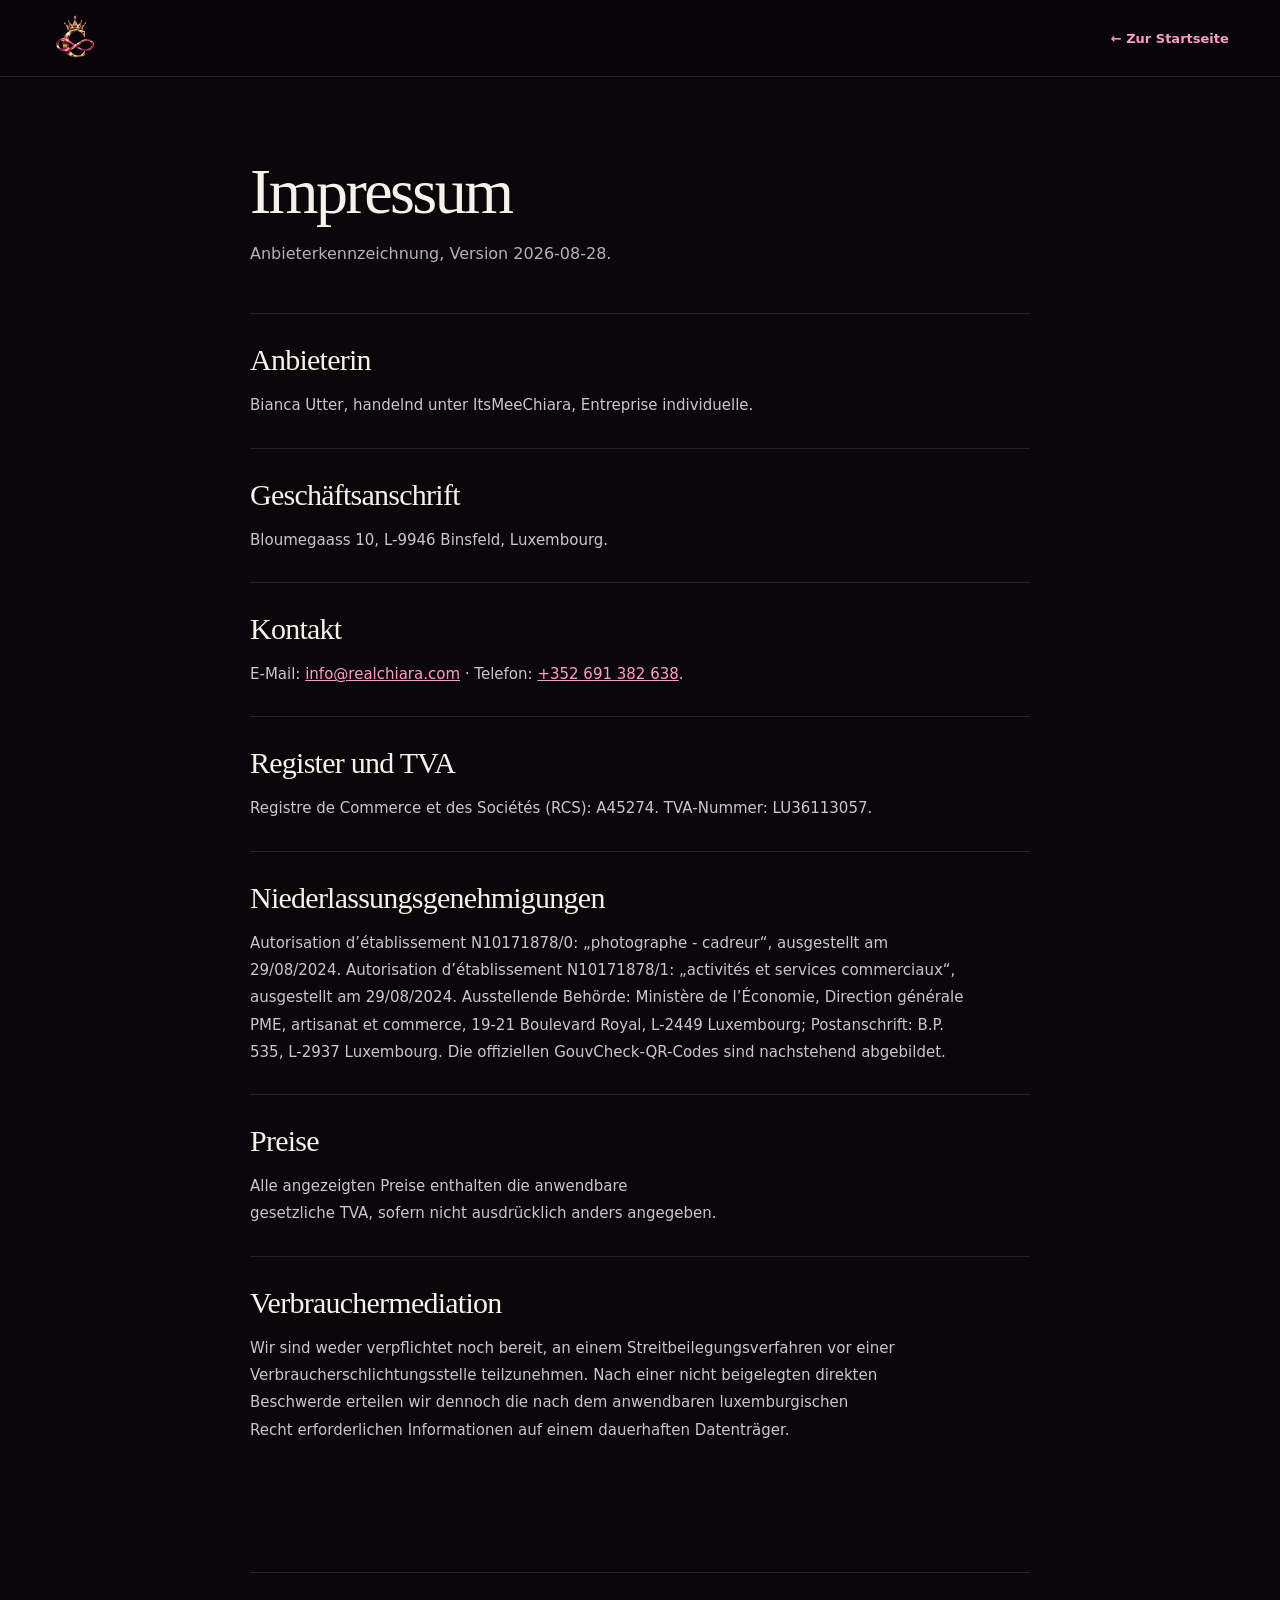
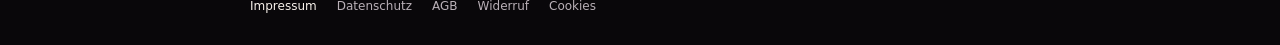
<file: impressum.html>
<!doctype html>
<html lang="de">
<head>
  <meta charset="utf-8" />
  <meta name="viewport" content="width=device-width, initial-scale=1, viewport-fit=cover" />
  <meta name="theme-color" content="#09070a" />
  <meta name="color-scheme" content="dark" />
  <title>Impressum – ItsMeeChiara</title>
  <meta name="description" content="Anbieterkennzeichnung und Kontaktinformationen von ItsMeeChiara." />
  <meta name="robots" content="index,follow,max-image-preview:large" />
  <link rel="canonical" href="https://itsmeechiara.com/impressum.html" />
  <link rel="icon" href="assets/brand-icon.png" />
  <link rel="stylesheet" href="styles.css" />
</head>
<body class="legal-page">
  <header class="legal-header"><a href="index.html" aria-label="ItsMeeChiara Startseite"><img src="assets/brand-icon.png" alt="ItsMeeChiara" /></a><a class="legal-back" href="index.html">← Zur Startseite</a></header>
  <main class="legal-main">
    <h1>Impressum</h1>
    <p class="legal-version">Anbieterkennzeichnung, Version 2026-08-28.</p>
    <section class="legal-section"><h2>Anbieterin</h2><p>Bianca Utter, handelnd unter ItsMeeChiara, Entreprise individuelle.</p></section>
    <section class="legal-section"><h2>Geschäftsanschrift</h2><p>Bloumegaass 10, L-9946 Binsfeld, Luxembourg.</p></section>
    <section class="legal-section"><h2>Kontakt</h2><p>E-Mail: <a href="mailto:info@realchiara.com">info@realchiara.com</a> · Telefon: <a href="tel:+352691382638">+352 691 382 638</a>.</p></section>
    <section class="legal-section"><h2>Register und TVA</h2><p>Registre de Commerce et des Sociétés (RCS): A45274. TVA-Nummer: LU36113057.</p></section>
    <section class="legal-section"><h2>Niederlassungsgenehmigungen</h2><p>Autorisation d’établissement N10171878/0: „photographe - cadreur“, ausgestellt am 29/08/2024. Autorisation d’établissement N10171878/1: „activités et services commerciaux“, ausgestellt am 29/08/2024. Ausstellende Behörde: Ministère de l’Économie, Direction générale PME, artisanat et commerce, 19-21 Boulevard Royal, L-2449 Luxembourg; Postanschrift: B.P. 535, L-2937 Luxembourg. Die offiziellen GouvCheck-QR-Codes sind nachstehend abgebildet.</p></section>
    <section class="legal-section"><h2>Preise</h2><p>Alle angezeigten Preise enthalten die anwendbare gesetzliche TVA, sofern nicht ausdrücklich anders angegeben.</p></section>
    <section class="legal-section"><h2>Verbrauchermediation</h2><p>Wir sind weder verpflichtet noch bereit, an einem Streitbeilegungsverfahren vor einer Verbraucherschlichtungsstelle teilzunehmen. Nach einer nicht beigelegten direkten Beschwerde erteilen wir dennoch die nach dem anwendbaren luxemburgischen Recht erforderlichen Informationen auf einem dauerhaften Datenträger.</p></section>
  </main>
  <nav class="legal-nav" aria-label="Rechtliche Informationen"><a href="impressum.html" aria-current="page">Impressum</a><a href="datenschutz.html">Datenschutz</a><a href="agb.html">AGB</a><a href="widerruf.html">Widerruf</a><a href="cookies.html">Cookies</a></nav>
</body>
</html>
</file>
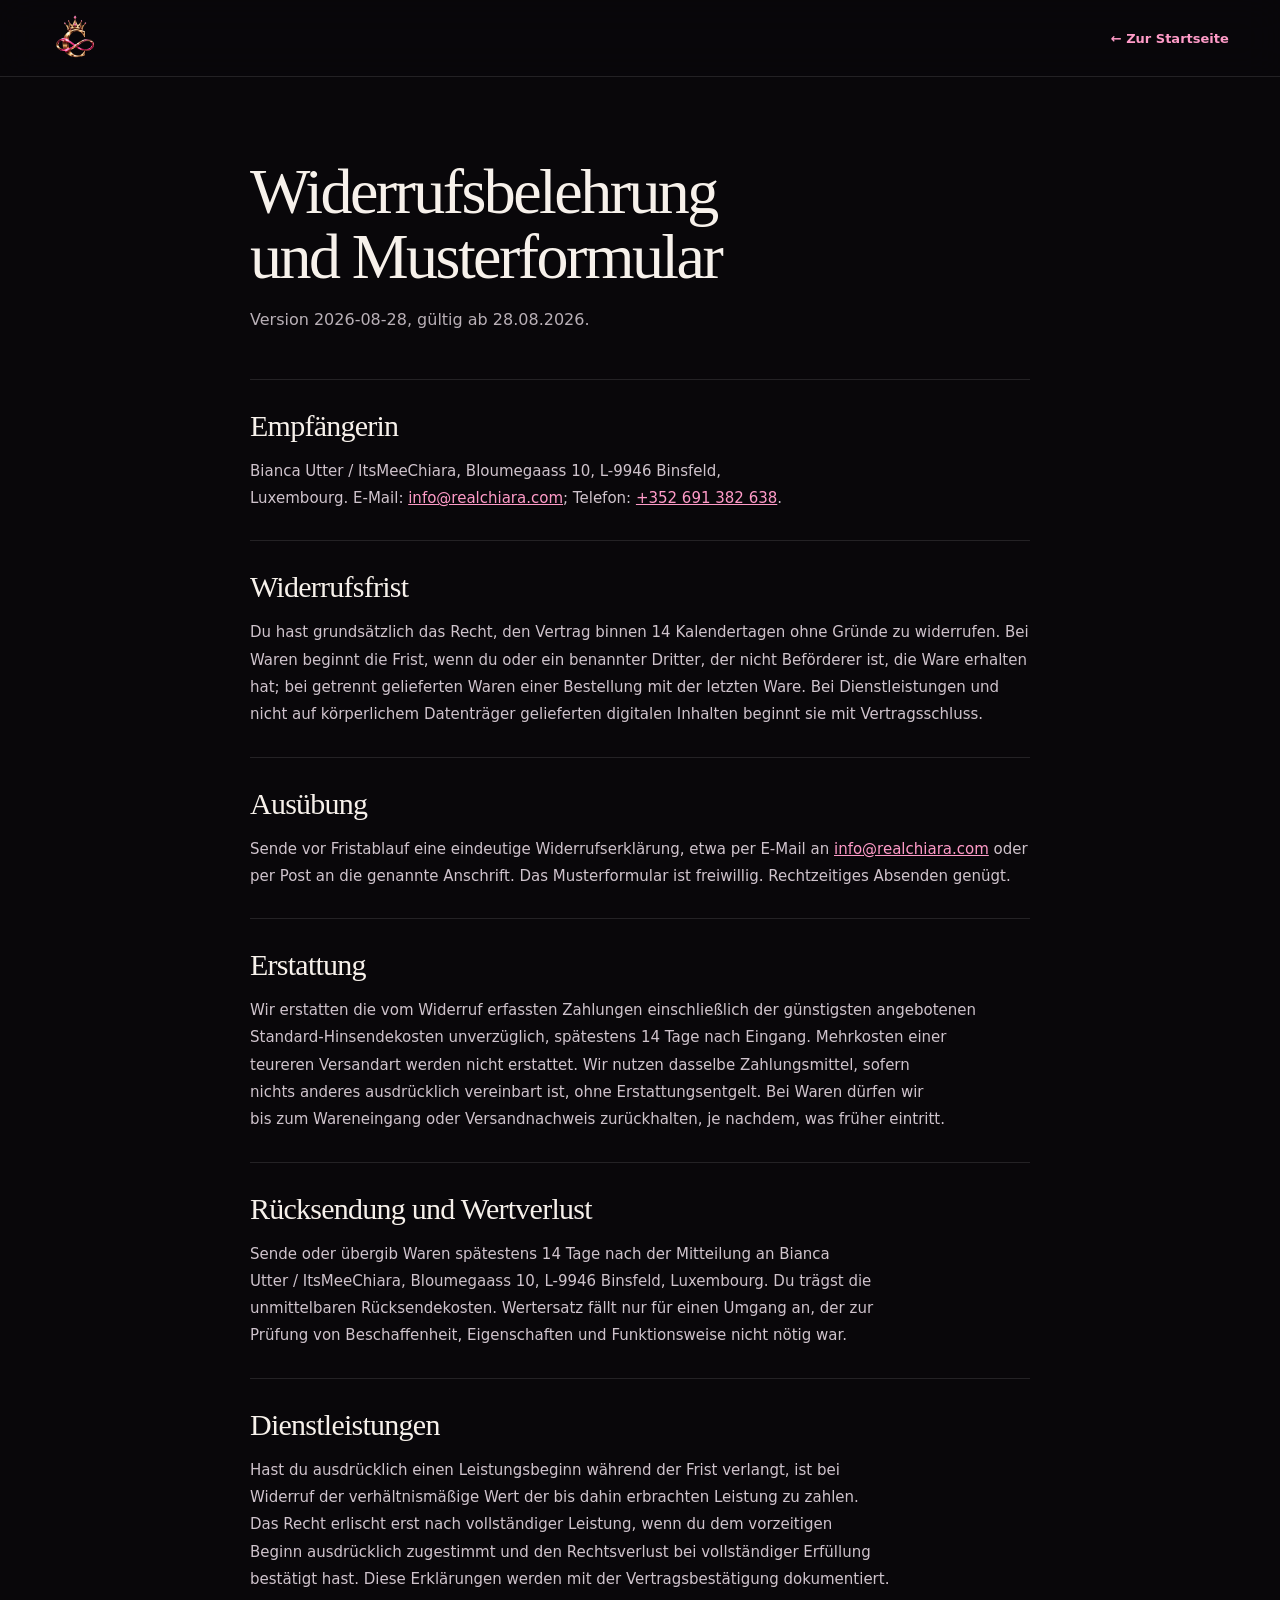
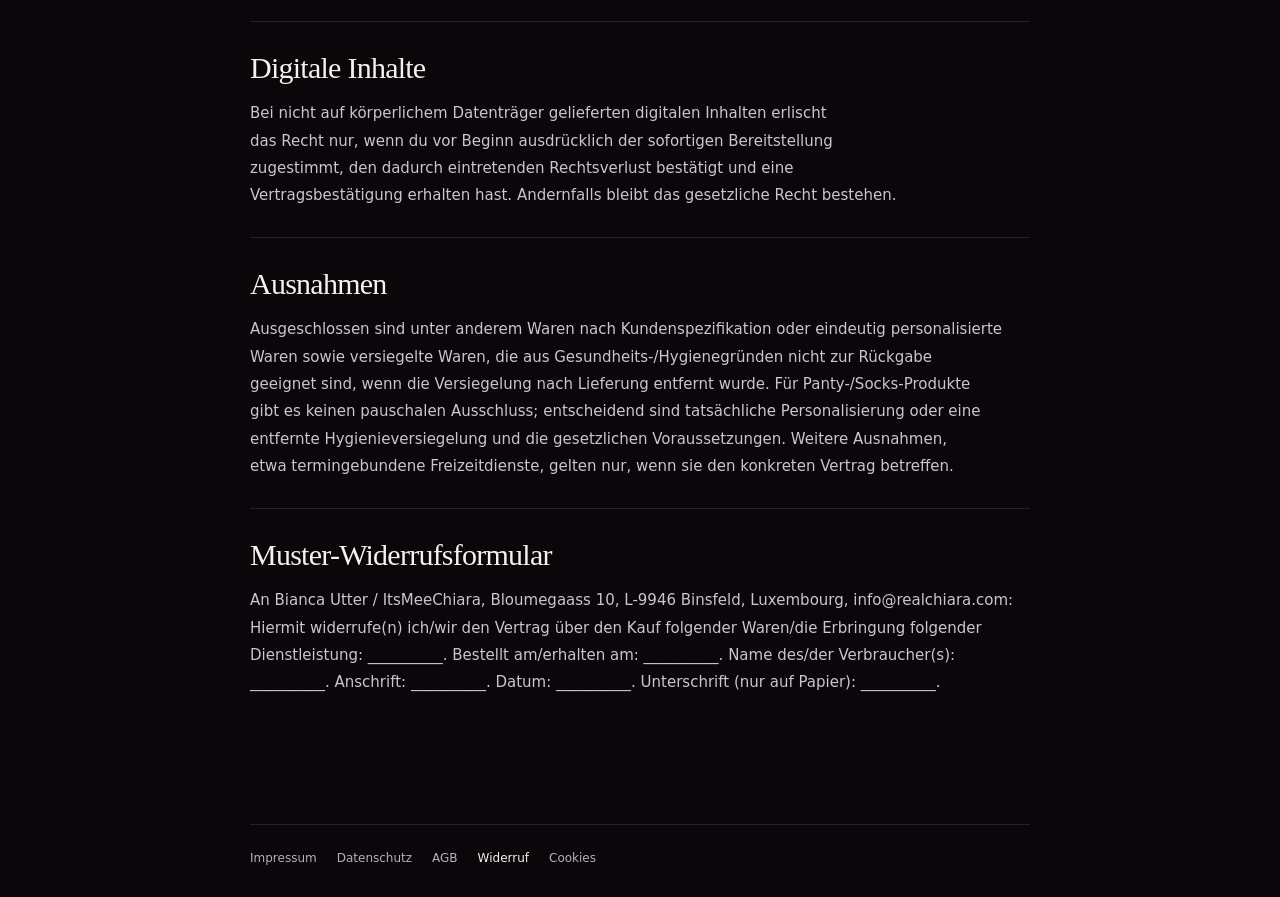
<file: widerruf.html>
<!doctype html>
<html lang="de">
<head>
  <meta charset="utf-8" />
  <meta name="viewport" content="width=device-width, initial-scale=1, viewport-fit=cover" />
  <meta name="theme-color" content="#09070a" />
  <meta name="color-scheme" content="dark" />
  <title>Widerrufsbelehrung – ItsMeeChiara</title>
  <meta name="description" content="Widerrufsbelehrung und Musterformular von ItsMeeChiara." />
  <meta name="robots" content="index,follow,max-image-preview:large" />
  <link rel="canonical" href="https://itsmeechiara.com/widerruf.html" />
  <link rel="icon" href="assets/brand-icon.png" />
  <link rel="stylesheet" href="styles.css" />
</head>
<body class="legal-page">
  <header class="legal-header"><a href="index.html" aria-label="ItsMeeChiara Startseite"><img src="assets/brand-icon.png" alt="ItsMeeChiara" /></a><a class="legal-back" href="index.html">← Zur Startseite</a></header>
  <main class="legal-main">
    <h1>Widerrufsbelehrung und Musterformular</h1>
    <p class="legal-version">Version 2026-08-28, gültig ab 28.08.2026.</p>
    <section class="legal-section"><h2>Empfängerin</h2><p>Bianca Utter / ItsMeeChiara, Bloumegaass 10, L-9946 Binsfeld, Luxembourg. E-Mail: <a href="mailto:info@realchiara.com">info@realchiara.com</a>; Telefon: <a href="tel:+352691382638">+352 691 382 638</a>.</p></section>
    <section class="legal-section"><h2>Widerrufsfrist</h2><p>Du hast grundsätzlich das Recht, den Vertrag binnen 14 Kalendertagen ohne Gründe zu widerrufen. Bei Waren beginnt die Frist, wenn du oder ein benannter Dritter, der nicht Beförderer ist, die Ware erhalten hat; bei getrennt gelieferten Waren einer Bestellung mit der letzten Ware. Bei Dienstleistungen und nicht auf körperlichem Datenträger gelieferten digitalen Inhalten beginnt sie mit Vertragsschluss.</p></section>
    <section class="legal-section"><h2>Ausübung</h2><p>Sende vor Fristablauf eine eindeutige Widerrufserklärung, etwa per E-Mail an <a href="mailto:info@realchiara.com">info@realchiara.com</a> oder per Post an die genannte Anschrift. Das Musterformular ist freiwillig. Rechtzeitiges Absenden genügt.</p></section>
    <section class="legal-section"><h2>Erstattung</h2><p>Wir erstatten die vom Widerruf erfassten Zahlungen einschließlich der günstigsten angebotenen Standard-Hinsendekosten unverzüglich, spätestens 14 Tage nach Eingang. Mehrkosten einer teureren Versandart werden nicht erstattet. Wir nutzen dasselbe Zahlungsmittel, sofern nichts anderes ausdrücklich vereinbart ist, ohne Erstattungsentgelt. Bei Waren dürfen wir bis zum Wareneingang oder Versandnachweis zurückhalten, je nachdem, was früher eintritt.</p></section>
    <section class="legal-section"><h2>Rücksendung und Wertverlust</h2><p>Sende oder übergib Waren spätestens 14 Tage nach der Mitteilung an Bianca Utter / ItsMeeChiara, Bloumegaass 10, L-9946 Binsfeld, Luxembourg. Du trägst die unmittelbaren Rücksendekosten. Wertersatz fällt nur für einen Umgang an, der zur Prüfung von Beschaffenheit, Eigenschaften und Funktionsweise nicht nötig war.</p></section>
    <section class="legal-section"><h2>Dienstleistungen</h2><p>Hast du ausdrücklich einen Leistungsbeginn während der Frist verlangt, ist bei Widerruf der verhältnismäßige Wert der bis dahin erbrachten Leistung zu zahlen. Das Recht erlischt erst nach vollständiger Leistung, wenn du dem vorzeitigen Beginn ausdrücklich zugestimmt und den Rechtsverlust bei vollständiger Erfüllung bestätigt hast. Diese Erklärungen werden mit der Vertragsbestätigung dokumentiert.</p></section>
    <section class="legal-section"><h2>Digitale Inhalte</h2><p>Bei nicht auf körperlichem Datenträger gelieferten digitalen Inhalten erlischt das Recht nur, wenn du vor Beginn ausdrücklich der sofortigen Bereitstellung zugestimmt, den dadurch eintretenden Rechtsverlust bestätigt und eine Vertragsbestätigung erhalten hast. Andernfalls bleibt das gesetzliche Recht bestehen.</p></section>
    <section class="legal-section"><h2>Ausnahmen</h2><p>Ausgeschlossen sind unter anderem Waren nach Kundenspezifikation oder eindeutig personalisierte Waren sowie versiegelte Waren, die aus Gesundheits-/Hygienegründen nicht zur Rückgabe geeignet sind, wenn die Versiegelung nach Lieferung entfernt wurde. Für Panty-/Socks-Produkte gibt es keinen pauschalen Ausschluss; entscheidend sind tatsächliche Personalisierung oder eine entfernte Hygienieversiegelung und die gesetzlichen Voraussetzungen. Weitere Ausnahmen, etwa termingebundene Freizeitdienste, gelten nur, wenn sie den konkreten Vertrag betreffen.</p></section>
    <section class="legal-section"><h2>Muster-Widerrufsformular</h2><p>An Bianca Utter / ItsMeeChiara, Bloumegaass 10, L-9946 Binsfeld, Luxembourg, info@realchiara.com: Hiermit widerrufe(n) ich/wir den Vertrag über den Kauf folgender Waren/die Erbringung folgender Dienstleistung: __________. Bestellt am/erhalten am: __________. Name des/der Verbraucher(s): __________. Anschrift: __________. Datum: __________. Unterschrift (nur auf Papier): __________.</p></section>
  </main>
  <nav class="legal-nav" aria-label="Rechtliche Informationen"><a href="impressum.html">Impressum</a><a href="datenschutz.html">Datenschutz</a><a href="agb.html">AGB</a><a href="widerruf.html" aria-current="page">Widerruf</a><a href="cookies.html">Cookies</a></nav>
</body>
</html>
</file>
<file: styles.css>
:root {
  --bg: #09070a;
  --bg-soft: #100d12;
  --surface: rgba(255,255,255,.045);
  --surface-strong: rgba(255,255,255,.075);
  --text: #f7f1eb;
  --muted: #b9b0b7;
  --pink: #f06aa6;
  --pink-soft: #ff9bc8;
  --line: rgba(255,255,255,.11);
  --shadow: 0 24px 80px rgba(0,0,0,.34);
  --radius-lg: 30px;
  --radius-md: 20px;
  --max: 1180px;
}

* { box-sizing: border-box; }
html { scroll-behavior: smooth; background: var(--bg); }
body {
  margin: 0;
  min-width: 320px;
  background: var(--bg);
  color: var(--text);
  font-family: Inter, ui-sans-serif, system-ui, -apple-system, BlinkMacSystemFont, "Segoe UI", sans-serif;
  -webkit-font-smoothing: antialiased;
  overflow-x: hidden;
}
img { max-width: 100%; display: block; }
a { color: inherit; }
button, a { -webkit-tap-highlight-color: transparent; }
a:focus-visible, button:focus-visible { outline:2px solid var(--pink-soft); outline-offset:4px; }

.skip-link {
  position: fixed; left: 16px; top: -60px; z-index: 9999;
  background: white; color: black; padding: 10px 14px; border-radius: 10px;
}
.skip-link:focus { top: 16px; }
.sr-only { position: absolute; width: 1px; height: 1px; padding: 0; margin: -1px; overflow: hidden; clip: rect(0,0,0,0); white-space: nowrap; border: 0; }

.site-header {
  position: fixed;
  inset: 0 0 auto 0;
  z-index: 100;
  height: 76px;
  padding: max(14px, env(safe-area-inset-top)) clamp(18px,4vw,52px) 12px;
  display: flex;
  align-items: center;
  justify-content: space-between;
  transition: background .25s ease, border-color .25s ease, backdrop-filter .25s ease;
}
.site-header.is-scrolled {
  background: rgba(9,7,10,.82);
  border-bottom: 1px solid var(--line);
  backdrop-filter: blur(18px);
}
.brand-mark { display:flex; align-items:center; gap:10px; text-decoration:none; font-weight:650; letter-spacing:-.02em; }
.brand-mark img { width: 36px; height: 36px; object-fit: contain; }
.brand-mark span { font-size: 14px; }
.desktop-nav { display:flex; align-items:center; gap:28px; font-size:13px; font-weight:600; }
.desktop-nav a { text-decoration:none; color:rgba(247,241,235,.76); transition:color .2s ease; }
.desktop-nav a:hover { color:var(--text); }
.desktop-nav .nav-app { color:var(--text); border:1px solid rgba(240,106,166,.55); padding:10px 18px; border-radius:999px; background:rgba(240,106,166,.08); }

.menu-button { display:none; width:44px; height:44px; border:0; background:transparent; position:relative; }
.menu-button > span:not(.sr-only) { position:absolute; left:10px; right:10px; height:1.5px; background:var(--text); transition:.2s ease; }
.menu-button > span:first-child { top:17px; }
.menu-button > span:nth-child(2) { top:26px; }
.menu-button[aria-expanded="true"] > span:first-child { transform:translateY(4.5px) rotate(45deg); }
.menu-button[aria-expanded="true"] > span:nth-child(2) { transform:translateY(-4.5px) rotate(-45deg); }
.mobile-menu {
  position:fixed; top:76px; left:14px; right:14px;
  padding:14px; border:1px solid var(--line); border-radius:20px;
  background:rgba(16,13,18,.96); backdrop-filter:blur(22px); box-shadow:var(--shadow);
}
.mobile-menu a { display:block; padding:14px 12px; text-decoration:none; font-weight:600; border-bottom:1px solid rgba(255,255,255,.06); }
.mobile-menu .mobile-app-button { margin-top:10px; border:0; border-radius:14px; text-align:center; background:var(--pink); color:#140b10; }

.hero {
  position:relative;
  min-height:100svh;
  display:grid;
  align-items:center;
  background: #080608 url("hero-background.png") 67% center / cover no-repeat;
  isolation:isolate;
}
.hero-shade {
  position:absolute; inset:0; z-index:-1;
  background:
    radial-gradient(circle at 24% 46%, rgba(240,106,166,.10), transparent 35%),
    linear-gradient(90deg, rgba(9,7,10,.96) 0%, rgba(9,7,10,.78) 34%, rgba(9,7,10,.20) 72%, rgba(9,7,10,.38) 100%),
    linear-gradient(0deg, var(--bg) 0%, transparent 22%);
}
.hero-content { width:min(620px, 49vw); margin-left:max(7vw, 48px); padding:130px 0 90px; }
.hero-logo-wrap { width:min(450px,100%); margin-bottom:22px; }
.hero-logo { width:100%; height:auto; filter:drop-shadow(0 10px 32px rgba(0,0,0,.24)); }
.eyebrow { margin:0 0 12px; font-size:11px; letter-spacing:.18em; font-weight:700; color:var(--pink-soft); }
h1,h2,h3,p { text-wrap:balance; }
h1,h2,h3 { margin:0; letter-spacing:-.04em; }
h1 { font-family:Georgia,"Times New Roman",serif; font-size:clamp(42px,5vw,72px); line-height:.98; font-weight:500; max-width:620px; }
.hero-copy { max-width:520px; margin:22px 0 0; color:rgba(247,241,235,.76); font-size:clamp(16px,1.45vw,20px); line-height:1.65; }
.hero-actions { display:flex; gap:12px; flex-wrap:wrap; margin-top:30px; }
.button { min-height:48px; display:inline-flex; align-items:center; justify-content:center; gap:10px; padding:0 23px; border-radius:999px; text-decoration:none; font-size:14px; font-weight:700; transition:transform .2s ease, border-color .2s ease, background .2s ease; }
.button:hover { transform:translateY(-1px); }
.button-primary { background:var(--pink); color:#160a10; border:1px solid var(--pink); }
.button-ghost { border:1px solid var(--line); background:rgba(255,255,255,.035); color:var(--text); backdrop-filter:blur(10px); }
.microcopy { margin:15px 0 0; font-size:11px; color:rgba(247,241,235,.48); }
.scroll-cue { position:absolute; bottom:28px; left:50%; transform:translateX(-50%); width:25px; height:42px; border:1px solid rgba(255,255,255,.20); border-radius:999px; }
.scroll-cue span { width:3px; height:8px; border-radius:999px; background:var(--pink); position:absolute; left:50%; top:8px; transform:translateX(-50%); animation:scroll 1.9s ease-in-out infinite; }
@keyframes scroll { 0%,100%{opacity:.25; transform:translate(-50%,0)} 50%{opacity:1; transform:translate(-50%,12px)} }

.section { width:min(var(--max), calc(100% - 40px)); margin:0 auto; padding:110px 0; }
.app-section { display:grid; grid-template-columns:1fr .84fr; gap:9vw; align-items:center; }
.section-copy h2,.shop-heading h2,.about-card h2,.final-cta h2 { font-family:Georgia,"Times New Roman",serif; font-size:clamp(38px,4.5vw,62px); line-height:1; font-weight:500; }
.section-copy > p:not(.eyebrow),.shop-heading > p,.about-card > p:not(.eyebrow) { color:var(--muted); line-height:1.75; font-size:16px; max-width:580px; }
.text-link { display:inline-flex; margin-top:20px; color:var(--pink-soft); font-weight:700; text-decoration:none; gap:8px; }

.phone-shell {
  justify-self:center; width:min(390px,100%); min-height:610px;
  border:1px solid rgba(255,255,255,.12); border-radius:40px;
  background:linear-gradient(180deg,#131016 0%,#0b090c 100%); padding:18px;
  box-shadow:0 45px 120px rgba(0,0,0,.48), 0 0 0 8px rgba(255,255,255,.018);
}
.phone-topbar { display:grid; grid-template-columns:36px 1fr 36px; align-items:center; padding:8px 6px 20px; text-align:center; font-size:13px; font-weight:700; }
.phone-topbar img { width:30px; height:30px; }
.status-dot { width:8px; height:8px; justify-self:end; border-radius:50%; background:var(--pink); box-shadow:0 0 18px rgba(240,106,166,.45); }
.preview-greeting { padding:22px; border:1px solid var(--line); border-radius:24px; background:rgba(255,255,255,.035); }
.preview-greeting small,.preview-greeting span { display:block; color:var(--muted); font-size:11px; letter-spacing:.08em; }
.preview-greeting strong { display:block; margin:6px 0; font-family:Georgia,serif; font-size:29px; font-weight:500; }
.preview-greeting span { color:var(--pink-soft); font-weight:700; }
.preview-stats { display:grid; grid-template-columns:repeat(3,1fr); margin:14px 0; border:1px solid var(--line); border-radius:20px; overflow:hidden; }
.preview-stats div { padding:17px 13px; text-align:center; background:rgba(255,255,255,.025); }
.preview-stats div + div { border-left:1px solid var(--line); }
.preview-stats small { display:block; color:var(--muted); font-size:10px; }
.preview-stats strong { display:block; margin-top:6px; font-size:16px; }
.preview-grid { display:grid; grid-template-columns:1fr 1fr; gap:10px; }
.preview-grid div { min-height:115px; padding:18px; border:1px solid var(--line); border-radius:20px; background:var(--surface); display:flex; flex-direction:column; justify-content:flex-end; }
.preview-grid b { font-size:14px; }
.preview-grid span { margin-top:5px; color:var(--muted); font-size:11px; line-height:1.4; }

.shop-section { border-top:1px solid var(--line); }
.shop-heading { display:grid; grid-template-columns:1fr 1fr; gap:50px; align-items:end; margin-bottom:40px; }
.shop-heading > p { margin:0; }
.shop-button { margin-top:30px; }
.product-grid { display:grid; grid-template-columns:repeat(3,1fr); gap:16px; }
.product-card { overflow:hidden; border-radius:var(--radius-md); border:1px solid var(--line); background:var(--surface); }
.product-visual { aspect-ratio:1/.96; display:grid; place-items:center; position:relative; overflow:hidden; background:#141116; }
.product-visual::before { content:""; position:absolute; inset:20%; border-radius:50%; filter:blur(38px); opacity:.55; }
.product-visual-one::before { background:#f06aa6; }
.product-visual-two::before { background:#6f5c84; }
.product-visual-three::before { background:#c7a3b5; }
.product-visual span { position:relative; z-index:1; font-family:Georgia,serif; font-size:58px; color:rgba(255,255,255,.90); }
.product-info { padding:20px; }
.product-info small { color:var(--pink-soft); font-size:9px; letter-spacing:.16em; font-weight:800; }
.product-info h3 { margin-top:7px; font-size:19px; letter-spacing:-.02em; }
.product-info p { margin:6px 0 0; color:var(--muted); font-size:12px; }

.about-section { padding-top:40px; }
.about-card { padding:clamp(30px,6vw,76px); border:1px solid var(--line); border-radius:var(--radius-lg); background:linear-gradient(140deg, rgba(240,106,166,.075), rgba(255,255,255,.025) 48%, rgba(255,255,255,.018)); }
.about-card > p:not(.eyebrow) { margin-top:20px; }
.about-points { display:grid; grid-template-columns:repeat(3,1fr); gap:1px; margin-top:38px; background:var(--line); border:1px solid var(--line); border-radius:18px; overflow:hidden; }
.about-points span { padding:20px; background:#0e0b10; color:var(--muted); font-size:13px; }
.about-points b { display:block; margin-bottom:5px; color:var(--text); }

.final-cta { min-height:560px; padding:110px 20px; display:flex; flex-direction:column; align-items:center; justify-content:center; text-align:center; border-top:1px solid var(--line); background:radial-gradient(circle at 50% 35%, rgba(240,106,166,.10), transparent 30%); }
.final-cta img { width:70px; margin-bottom:24px; }
.final-cta h2 { max-width:700px; }
.final-cta .button { margin-top:28px; }

.site-footer { width:min(var(--max), calc(100% - 40px)); margin:0 auto; min-height:100px; padding:26px 0 max(26px, env(safe-area-inset-bottom)); display:flex; align-items:center; justify-content:space-between; border-top:1px solid var(--line); color:var(--muted); }
.footer-brand { display:flex; align-items:center; gap:10px; }
.footer-brand span { color:var(--text); font-weight:700; }
.footer-brand small { font-size:10px; }
.footer-links { display:flex; justify-content:flex-end; gap:18px; flex-wrap:wrap; }
.footer-links a { color:var(--muted); text-decoration:none; font-size:11px; }

@media (max-width: 900px) {
  .desktop-nav { display:none; }
  .menu-button { display:block; }
  .hero { background-position:70% center; }
  .hero-shade { background:linear-gradient(0deg, rgba(9,7,10,.98) 0%, rgba(9,7,10,.84) 42%, rgba(9,7,10,.20) 78%, rgba(9,7,10,.28) 100%); }
  .hero-content { width:calc(100% - 36px); margin:0 auto; align-self:end; padding:220px 0 86px; text-align:center; }
  .hero-logo-wrap { margin-left:auto; margin-right:auto; width:min(480px,90%); }
  .hero-copy { margin-left:auto; margin-right:auto; }
  .hero-actions { justify-content:center; }
  .app-section { grid-template-columns:1fr; gap:50px; }
  .section-copy { text-align:center; }
  .section-copy > p:not(.eyebrow) { margin-left:auto; margin-right:auto; }
  .phone-shell { justify-self:center; }
  .shop-heading { grid-template-columns:1fr; gap:18px; }
}

@media (max-width: 680px) {
  .site-header { height:68px; padding-left:16px; padding-right:16px; }
  .brand-mark img { width:32px; height:32px; }
  .brand-mark span { font-size:13px; }
  .mobile-menu { top:68px; }
  .hero { min-height:100svh; background-position:72% center; }
  .hero-content { width:calc(100% - 28px); padding-bottom:max(62px, calc(38px + env(safe-area-inset-bottom))); }
  .hero-logo-wrap { width:min(400px,92%); margin-bottom:14px; }
  h1 { font-size:clamp(38px,12vw,54px); }
  .hero-copy { font-size:15px; line-height:1.6; }
  .hero-actions { flex-direction:column; gap:10px; margin-top:24px; }
  .button { width:100%; min-height:52px; }
  .microcopy { font-size:10px; }
  .scroll-cue { display:none; }

  .section { width:calc(100% - 28px); padding:78px 0; }
  .section-copy h2,.shop-heading h2,.about-card h2,.final-cta h2 { font-size:clamp(34px,10vw,46px); }
  .phone-shell { width:100%; min-height:560px; border-radius:32px; padding:14px; }
  .preview-grid div { min-height:100px; }
  .product-grid { grid-template-columns:1fr; }
  .product-card { display:grid; grid-template-columns:44% 56%; }
  .product-visual { aspect-ratio:1/1; }
  .product-visual span { font-size:40px; }
  .product-info { display:flex; flex-direction:column; justify-content:center; }
  .about-card { padding:28px 20px; border-radius:24px; }
  .about-points { grid-template-columns:1fr; }
  .final-cta { min-height:460px; padding:84px 20px; }
  .final-cta .button { width:min(340px,100%); }
  .site-footer {
    width:calc(100% - 28px);
    min-height:76px;
    padding:20px 0 max(20px, env(safe-area-inset-bottom));
    align-items:center;
    justify-content:space-between;
    gap:10px;
    flex-direction:row;
    flex-wrap:nowrap;
  }
  .footer-brand {
    flex:0 0 auto;
    gap:6px;
    white-space:nowrap;
  }
  .footer-brand span { font-size:11px; }
  .footer-brand small { font-size:9px; }
  .footer-links {
    margin-left:auto;
    display:flex;
    align-items:center;
    justify-content:flex-end;
    gap:11px;
    flex-wrap:wrap;
  }
  .footer-links a { font-size:9px; }
}

/* Legal pages reuse the landing page's visual language without introducing a second design system. */
.legal-page { min-width:320px; }
.legal-header {
  position:sticky; top:0; z-index:10;
  min-height:76px; padding:14px clamp(18px,4vw,52px);
  display:flex; align-items:center; justify-content:space-between; gap:20px;
  border-bottom:1px solid var(--line); background:rgba(9,7,10,.9); backdrop-filter:blur(18px);
}
.legal-header img { width:48px; height:48px; object-fit:contain; }
.legal-back { color:var(--pink-soft); font-size:13px; font-weight:700; text-decoration:none; }
.legal-main { width:min(780px, calc(100% - 40px)); margin:0 auto; padding:82px 0 100px; }
.legal-main h1 { font-size:clamp(42px,7vw,64px); line-height:1.02; }
.legal-version { margin:16px 0 46px; color:var(--muted); line-height:1.7; }
.legal-section { padding:28px 0; border-top:1px solid var(--line); }
.legal-section h2 { font-family:Georgia,"Times New Roman",serif; font-size:clamp(23px,3vw,30px); line-height:1.2; font-weight:500; letter-spacing:-.025em; }
.legal-section p { margin:14px 0 0; color:#cfc3cc; font-size:15px; line-height:1.82; overflow-wrap:anywhere; }
.legal-section a { color:var(--pink-soft); }
.legal-nav { width:min(780px, calc(100% - 40px)); margin:0 auto; padding:26px 0 max(32px, env(safe-area-inset-bottom)); display:flex; flex-wrap:wrap; gap:12px 20px; border-top:1px solid var(--line); }
.legal-nav a { color:var(--muted); font-size:12px; text-decoration:none; }
.legal-nav a[aria-current="page"] { color:var(--text); }

@media (max-width:680px) {
  .legal-header { min-height:68px; padding:10px 16px; }
  .legal-header img { width:44px; height:44px; }
  .legal-main { width:calc(100% - 32px); padding:58px 0 74px; }
  .legal-main h1 { font-size:36px; overflow-wrap:anywhere; }
  .legal-version { margin-bottom:34px; }
  .legal-section { padding:24px 0; }
  .legal-section h2 { overflow-wrap:anywhere; }
  .legal-section p { font-size:14px; line-height:1.75; }
  .legal-nav { width:calc(100% - 32px); }
}

@media (prefers-reduced-motion: reduce) {
  *,*::before,*::after { scroll-behavior:auto !important; animation:none !important; transition:none !important; }
}

/* V1.1: keep the original V1 visual system; only replace brand/hero assets and add bare social icons. */
.brand-mark img {
  width: 48px;
  height: 48px;
  object-fit: contain;
  filter: drop-shadow(0 0 16px rgba(240,106,166,.18));
}

.hero {
  background: #080608;
  overflow: hidden;
}
.hero::before {
  content: "";
  position: absolute;
  inset: 0;
  z-index: -4;
  background:
    radial-gradient(circle at 76% 47%, rgba(240,106,166,.15), transparent 28%),
    radial-gradient(circle at 92% 15%, rgba(255,255,255,.025), transparent 22%),
    #080608;
}
.hero-shade {
  z-index: -1;
  background:
    radial-gradient(circle at 23% 46%, rgba(240,106,166,.10), transparent 35%),
    linear-gradient(90deg, rgba(9,7,10,.96) 0%, rgba(9,7,10,.88) 37%, rgba(9,7,10,.28) 66%, rgba(9,7,10,.06) 100%),
    linear-gradient(0deg, var(--bg) 0%, transparent 20%);
}
.hero-portrait-wrap {
  position: absolute;
  z-index: -2;
  right: 0;
  bottom: 0;
  width: 57vw;
  height: 96%;
  display: flex;
  align-items: flex-end;
  justify-content: center;
  pointer-events: none;
}
.hero-portrait-glow {
  position: absolute;
  width: min(46vw, 640px);
  aspect-ratio: 1;
  left: 51%;
  top: 48%;
  transform: translate(-50%,-50%);
  border-radius: 50%;
  background: radial-gradient(circle, rgba(240,106,166,.12), transparent 68%);
  filter: blur(18px);
}
.hero-portrait {
  position: relative;
  z-index: 1;
  height: 93%;
  width: auto;
  max-width: 100%;
  object-fit: contain;
  object-position: center bottom;
  filter: drop-shadow(0 28px 60px rgba(0,0,0,.36));
}
.hero-logo-wrap {
  width: min(470px,100%);
  margin-bottom: 20px;
}
.hero-logo {
  max-height: 154px;
  object-fit: contain;
  object-position: left center;
}
.hero-socials {
  display: flex;
  align-items: center;
  gap: 17px;
  margin-top: 23px;
}
.hero-socials a,
.hero-socials .social-placeholder {
  width: 25px;
  height: 25px;
  display: inline-flex;
  align-items: center;
  justify-content: center;
  color: rgba(247,241,235,.72);
  text-decoration: none;
  border: 0;
  background: transparent;
  padding: 0;
  filter: drop-shadow(0 0 7px rgba(240,106,166,.10));
  transition: color .2s ease, transform .2s ease, filter .2s ease, opacity .2s ease;
}
.hero-socials a:hover {
  color: var(--pink-soft);
  transform: translateY(-2px);
  filter: drop-shadow(0 0 9px rgba(240,106,166,.34));
}
.hero-socials .social-placeholder {
  opacity: .48;
  cursor: default;
}
.hero-socials svg {
  width: 22px;
  height: 22px;
  fill: none;
  stroke: currentColor;
  stroke-width: 1.7;
}
.hero-socials svg.filled { fill: currentColor; stroke: none; }
.hero-socials .dot { fill: currentColor; stroke: none; }

@media (max-width: 900px) {
  .hero { background: #080608; }
  .hero-portrait-wrap {
    width: 100%;
    height: 74%;
    top: 45px;
    right: 0;
    bottom: auto;
  }
  .hero-portrait {
    height: 100%;
    max-width: 94%;
    object-position: center top;
  }
  .hero-shade {
    background:
      linear-gradient(0deg, rgba(9,7,10,.99) 0%, rgba(9,7,10,.90) 38%, rgba(9,7,10,.34) 69%, rgba(9,7,10,.06) 100%),
      radial-gradient(circle at 50% 35%, rgba(240,106,166,.06), transparent 45%);
  }
  .hero-socials { justify-content: center; }
}

@media (max-width: 680px) {
  .brand-mark img { width: 40px; height: 40px; }
  .hero-portrait-wrap { height: 68%; top: 38px; }
  .hero-portrait { max-width: 100%; }
  .hero-logo-wrap { width: min(360px, 88%); margin-bottom: 14px; }
  .hero-logo { max-height: 120px; object-position: center; }
  .hero-socials { gap: 19px; margin-top: 20px; }
  .hero-socials a, .hero-socials .social-placeholder { width: 27px; height: 27px; }
  .hero-socials svg { width: 22px; height: 22px; }
}

/* V1.3 corrected alignment pass — visible changes, V1 design otherwise untouched. */
@media (min-width: 901px) {
  /* Bigger visual mark. The PNG has transparent padding, so 76px is only moderately larger visually. */
  .brand-mark img {
    width: 76px;
    height: 76px;
  }

  /* Center wordmark + headline/copy/actions/socials inside the EXISTING left V1 column. */
  .hero-content {
    text-align: center;
  }
  .hero-logo-wrap {
    width: min(455px, 94%);
    margin-left: auto;
    margin-right: auto;
  }
  .hero-logo {
    object-position: center center;
  }
  .hero-copy,
  .microcopy {
    margin-left: auto;
    margin-right: auto;
    text-align: center;
  }
  .hero-actions,
  .hero-socials {
    justify-content: center;
  }
}

@media (max-width: 900px) {
  .brand-mark img {
    width: 62px;
    height: 62px;
  }

  /* Mobile: noticeably smaller and higher portrait so the fixed wordmark sits lower on the torso. */
  .hero-portrait-wrap {
    height: 54%;
    top: 2px;
  }
  .hero-portrait {
    height: 100%;
    max-width: 80%;
    object-position: center top;
  }
}

@media (max-width: 680px) {
  .brand-mark img {
    width: 60px;
    height: 60px;
  }
  .hero-portrait-wrap {
    height: 53%;
    top: 0;
  }
  .hero-portrait {
    max-width: 78%;
  }
}
</file>
